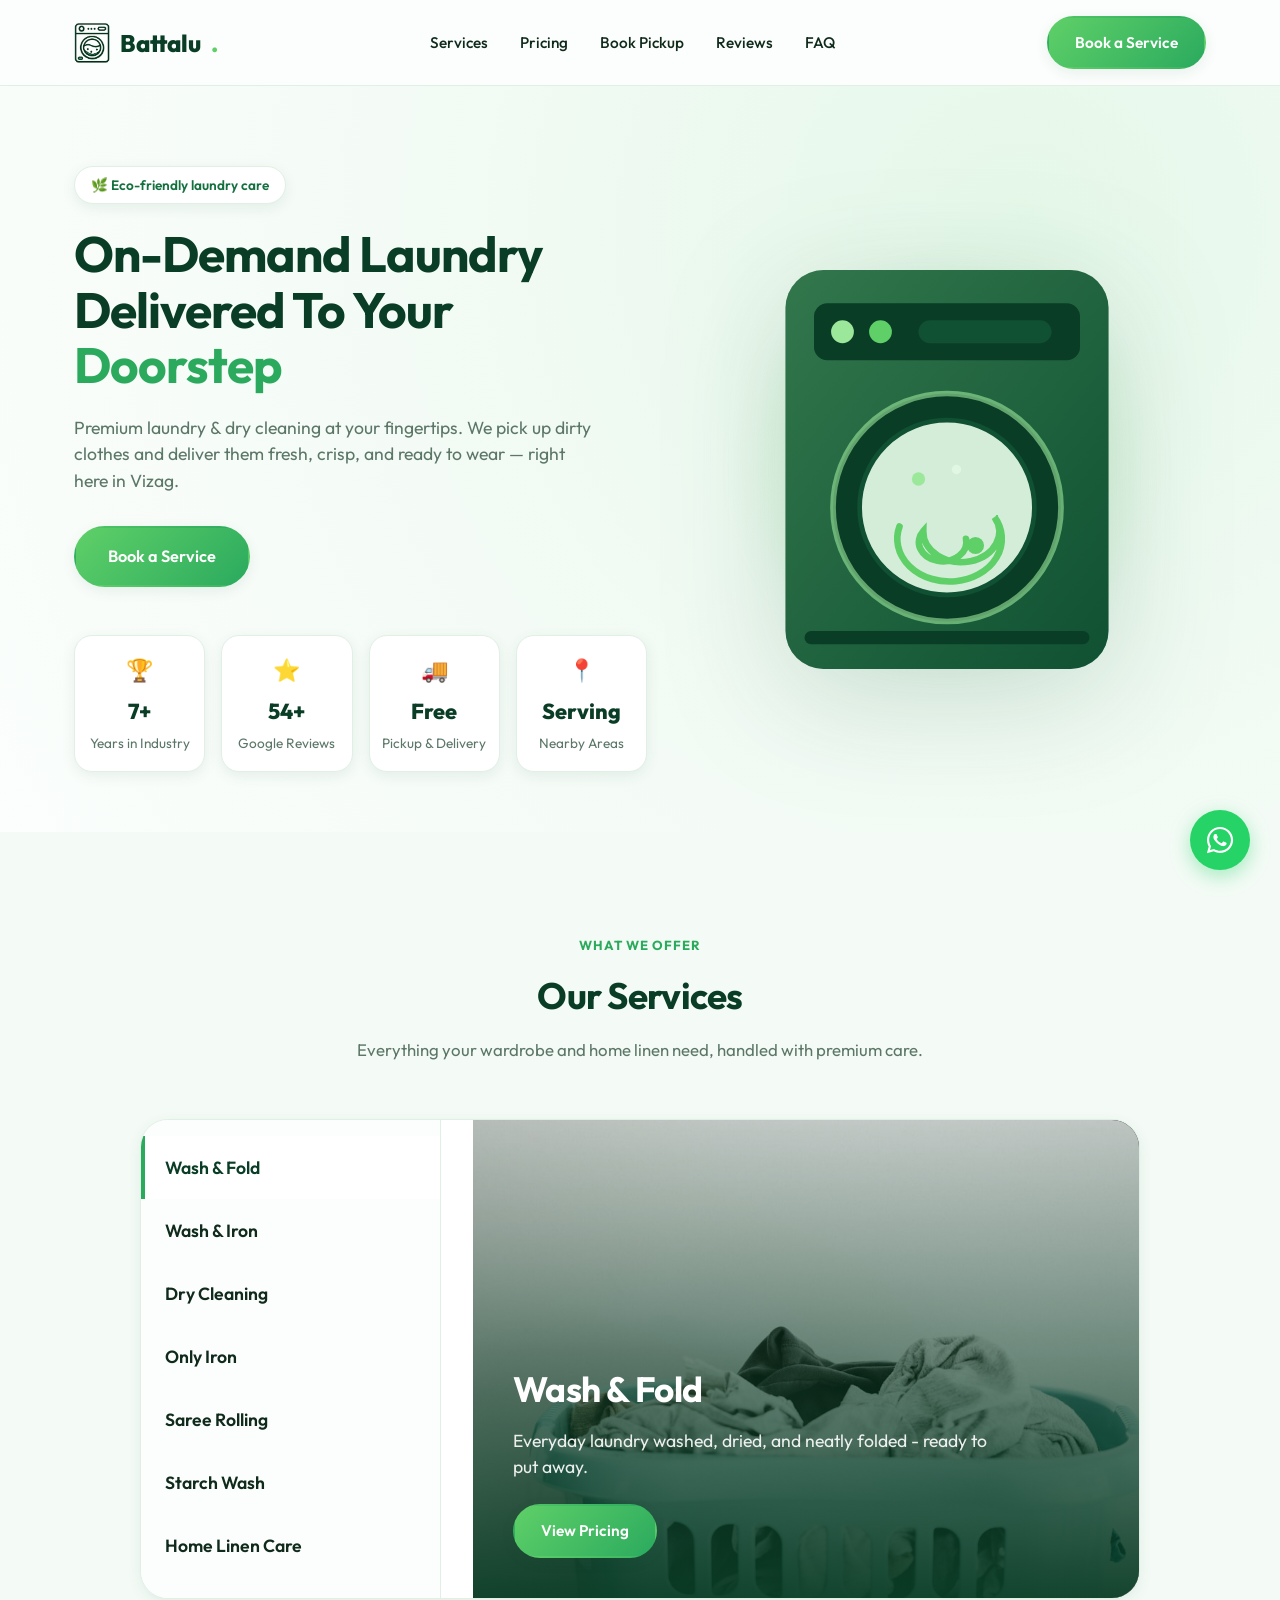
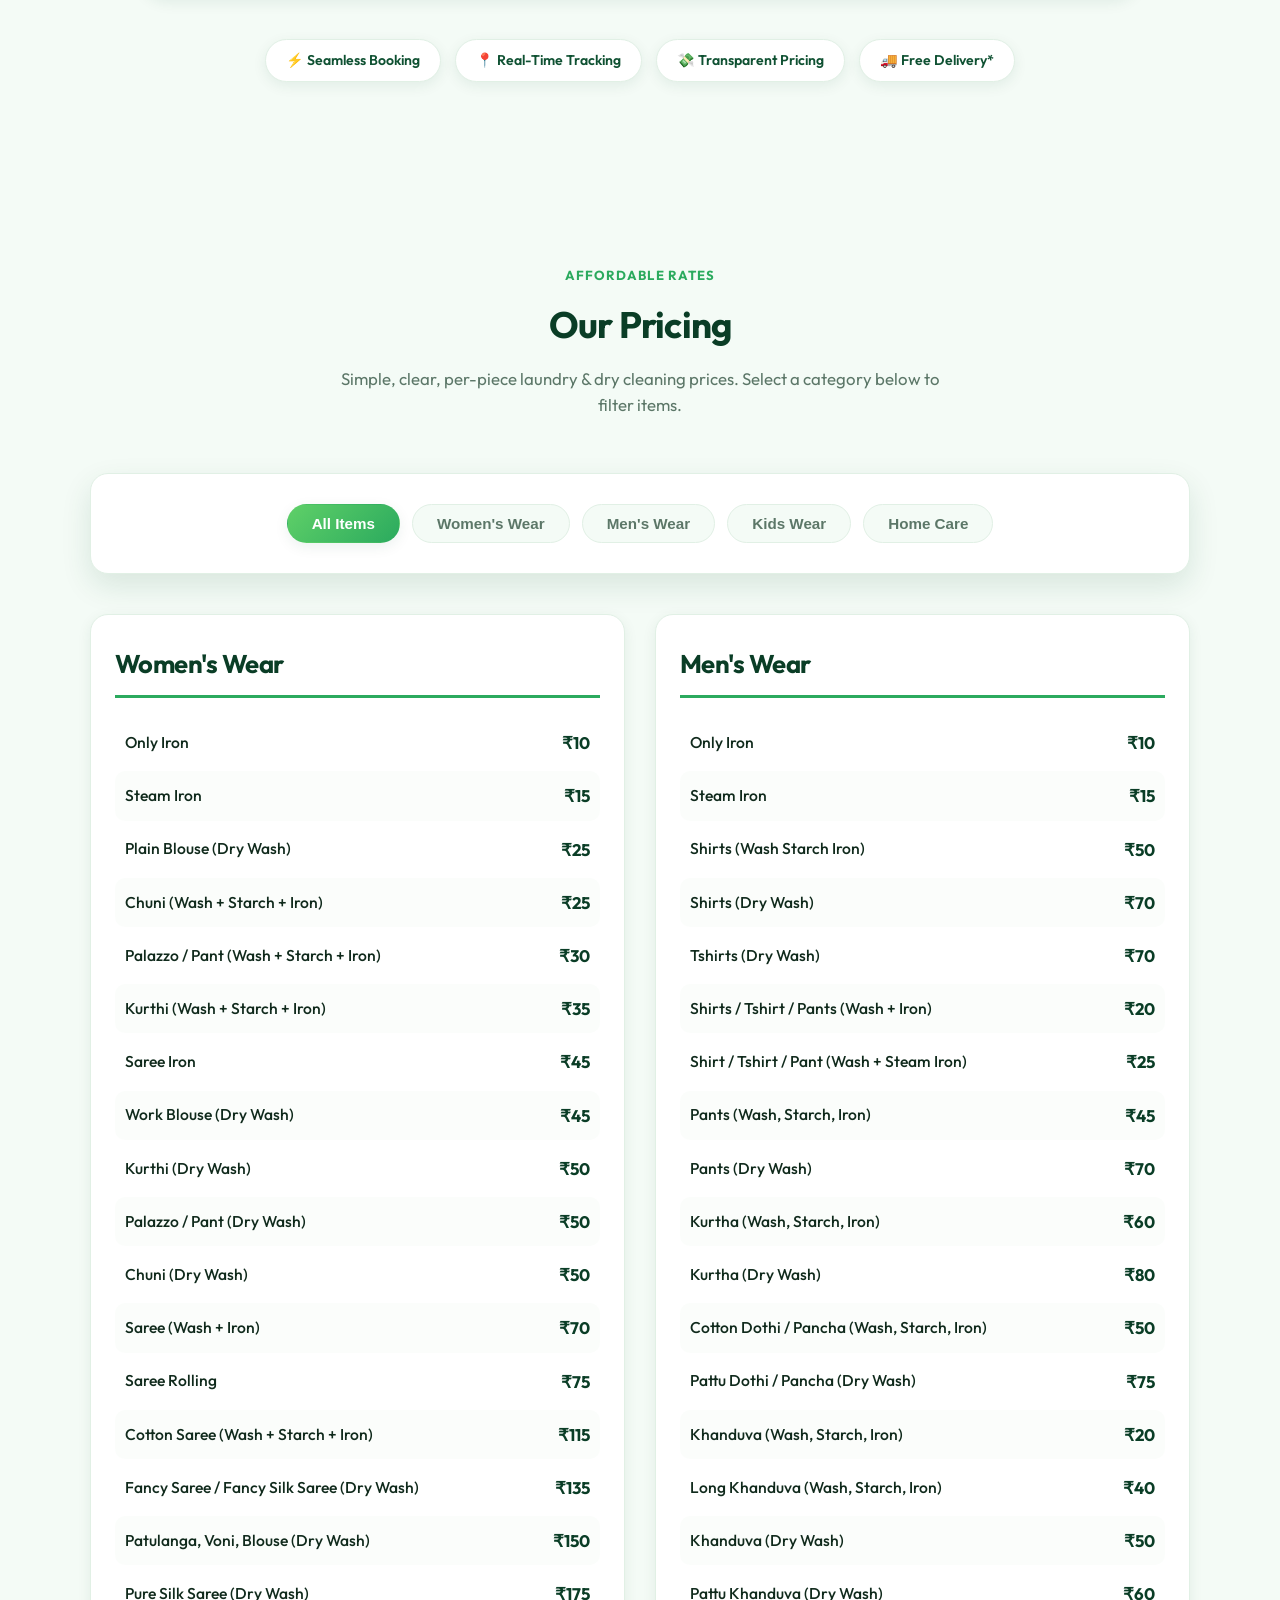
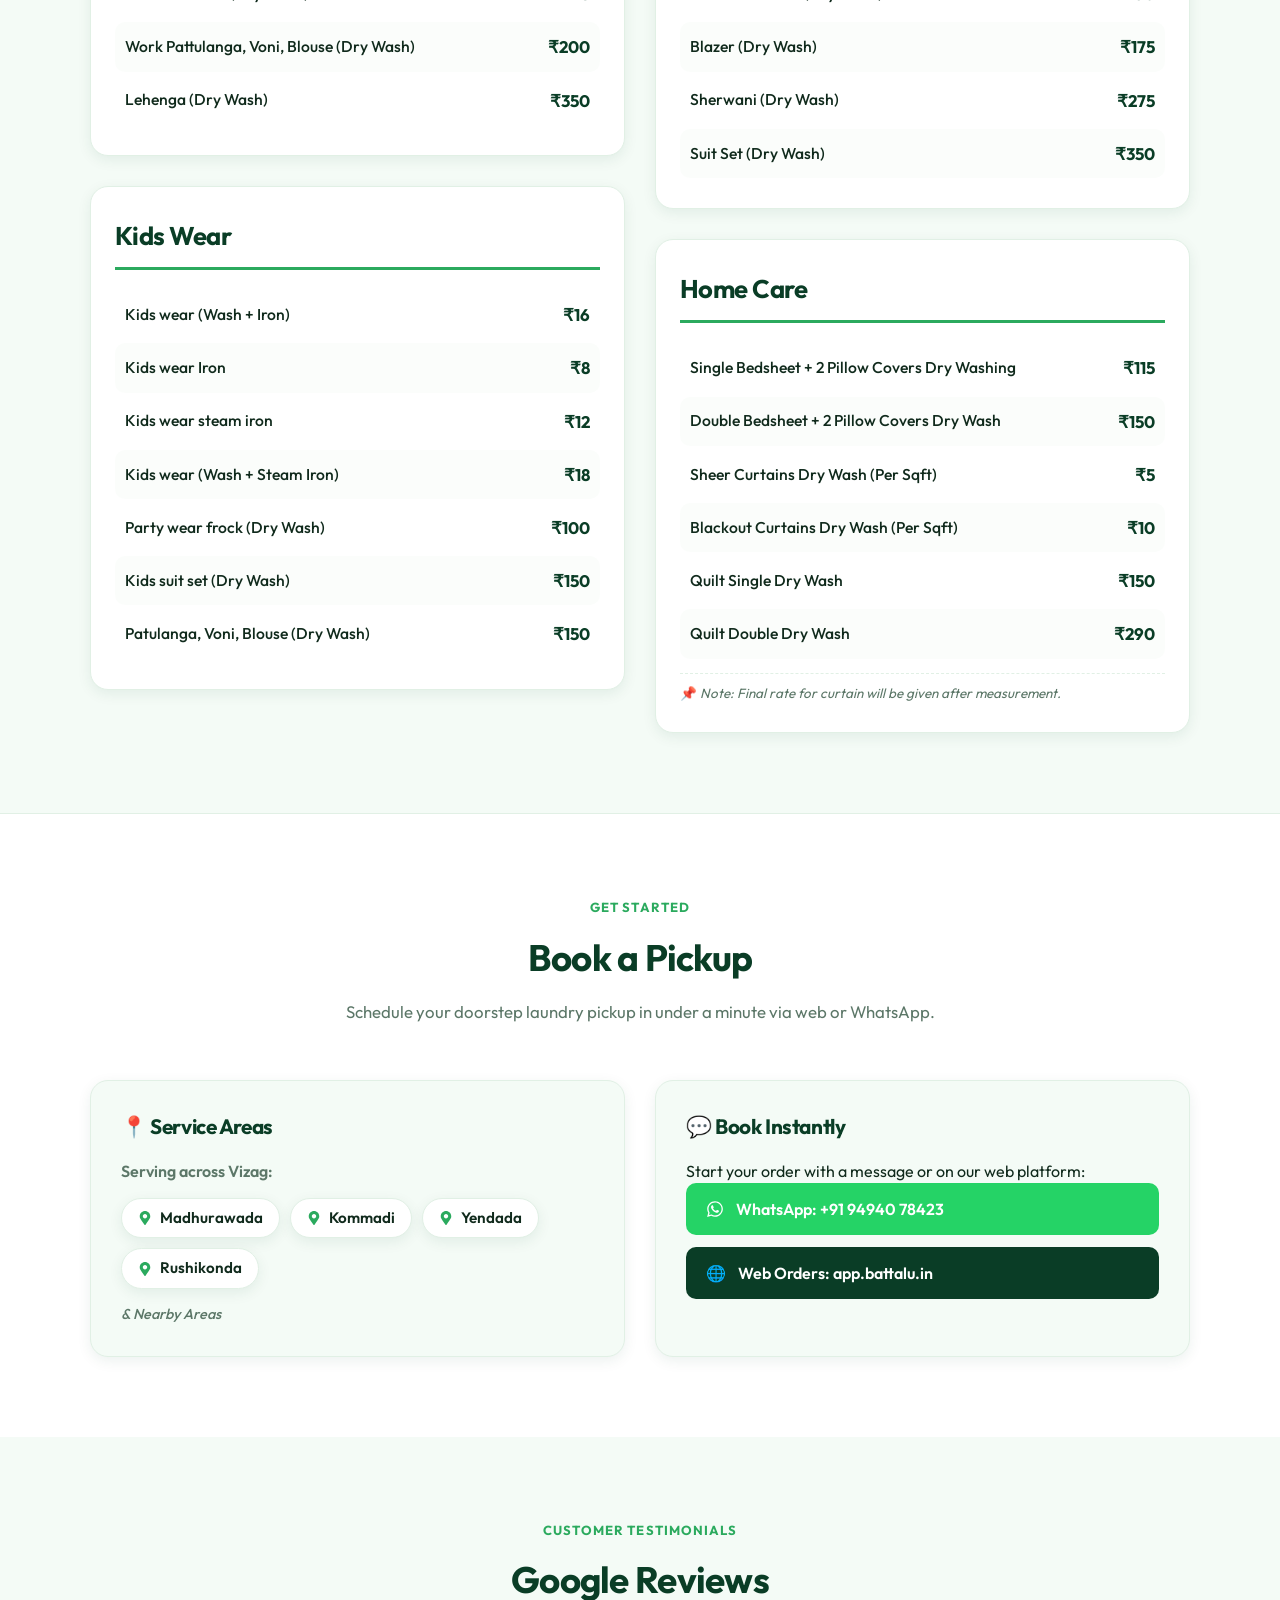
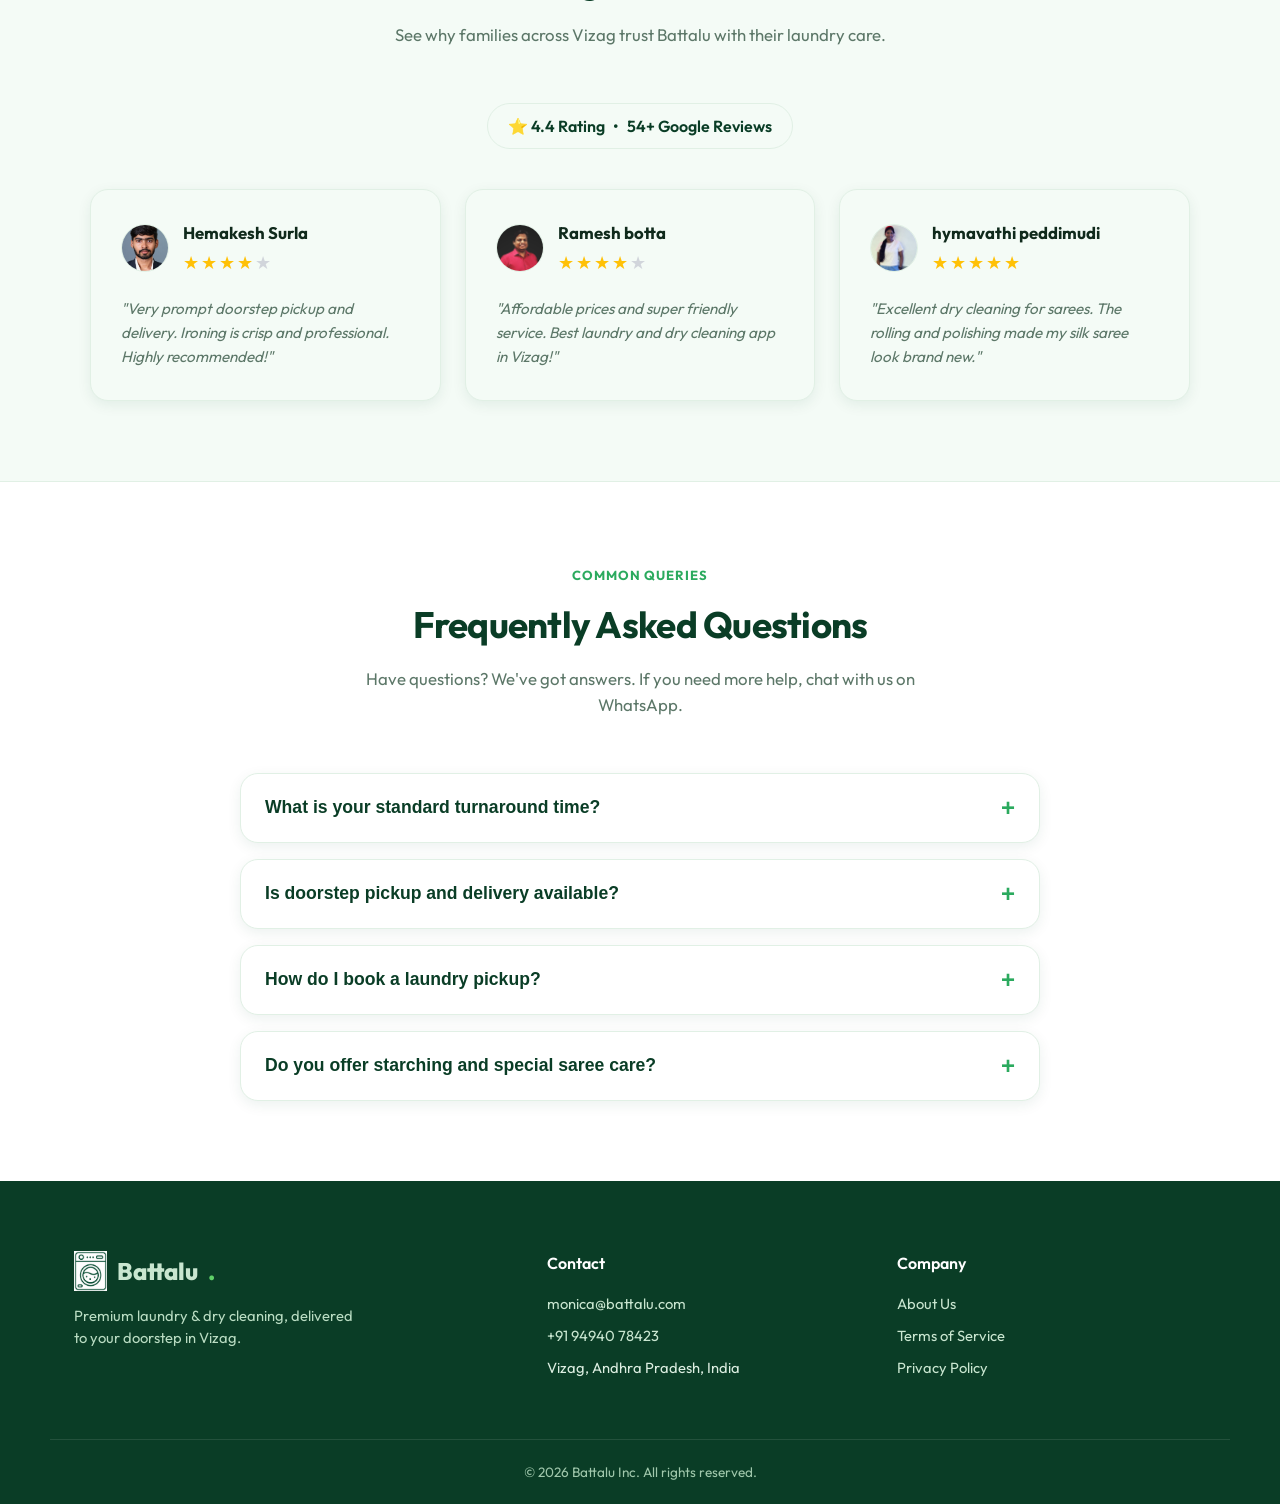
<file: index.html>
<!DOCTYPE html>
<html lang="en">
<head>
<meta charset="UTF-8">
<meta name="viewport" content="width=device-width, initial-scale=1.0">
<title>Battalu — On-Demand Laundry & Dry Cleaning in Vizag</title>
<meta name="description" content="Premium laundry & dry cleaning at your fingertips. We pick up dirty clothes and deliver them fresh, crisp, and ready to wear. Serving Vizag.">

<!-- Google tag (gtag.js) - Google Analytics -->
<script async src="https://www.googletagmanager.com/gtag/js?id=G-1TDZS9NK8E"></script>
<script>
  window.dataLayer = window.dataLayer || [];
  function gtag(){dataLayer.push(arguments);}
  gtag('js', new Date());

  gtag('config', 'G-1TDZS9NK8E');
</script>

<link rel="preconnect" href="https://fonts.googleapis.com">
<link rel="preconnect" href="https://fonts.gstatic.com" crossorigin>
<link href="https://fonts.googleapis.com/css2?family=Outfit:wght@400;500;600;700;800&display=swap" rel="stylesheet">
<link rel="stylesheet" href="style.css?v=1.0.2">
  <link rel="icon" type="image/png" href="assets/favicon.png">
</head>
<body>

<!-- ===== HEADER ===== -->
<header class="site-header" id="header">
  <div class="container header-inner">
    <a href="#" class="logo" style="display: flex; align-items: center; gap: 10px;">
      <img src="assets/battalu_logo.png" alt="Battalu Logo" style="height: 40px; object-fit: contain;">
      Battalu<span class="dot">.</span>
    </a>

    <nav class="nav-links" id="navLinks">
      <a href="#services">Services</a>
      <a href="#pricing">Pricing</a>
      <a href="#booking">Book Pickup</a>
      <a href="#reviews">Reviews</a>
      <a href="#faq">FAQ</a>
    </nav>

    <div class="header-actions">
      <a href="https://app.battalu.in" class="btn btn-primary">Book a Service</a>
    </div>

    <button class="menu-toggle" id="menuToggle" aria-label="Toggle menu">
      <span></span><span></span><span></span>
    </button>
  </div>
</header>

<!-- ===== HERO ===== -->
<section class="hero">
  <div class="container hero-inner">
    <div class="hero-content">
      <span class="badge">🌿 Eco-friendly laundry care</span>
      <h1>On-Demand Laundry <br> Delivered To Your <span class="text-accent">Doorstep</span></h1>
      <p class="hero-sub">Premium laundry & dry cleaning at your fingertips. We pick up dirty clothes and deliver them fresh, crisp, and ready to wear — right here in Vizag.</p>
      <div class="hero-cta">
        <a href="https://app.battalu.in" class="btn btn-primary btn-lg">Book a Service</a>
      </div>

       <div class="hero-trust-grid">

    <div class="trust-card">
        <span class="trust-icon">🏆</span>
        <strong>7+</strong>
        <span>Years in Industry</span>
    </div>

    <div class="trust-card">
        <span class="trust-icon">⭐</span>
        <strong>54+</strong>
        <span>Google Reviews</span>
    </div>

    <div class="trust-card">
        <span class="trust-icon">🚚</span>
        <strong>Free</strong>
        <span>Pickup & Delivery</span>
    </div>

    <div class="trust-card">
        <span class="trust-icon">📍</span>
        <strong>Serving</strong>
        <span>Nearby Areas</span>
    </div>

</div>
    </div>

    <div class="hero-visual">
      <div class="blob"></div>
      <div class="machine-illustration" aria-hidden="true">
        <svg viewBox="0 0 400 460" xmlns="http://www.w3.org/2000/svg">
          <rect x="30" y="20" width="340" height="420" rx="40" fill="#0F5132"/>
          <rect x="30" y="20" width="340" height="420" rx="40" fill="url(#grad1)" opacity="0.25"/>
          <rect x="60" y="55" width="280" height="60" rx="14" fill="#0A3D26"/>
          <circle cx="90" cy="85" r="12" fill="#9CE89B"/>
          <circle cx="130" cy="85" r="12" fill="#5FD068"/>
          <rect x="170" y="73" width="140" height="24" rx="12" fill="#0F5132"/>
          <circle cx="200" cy="270" r="120" fill="#0A3D26"/>
          <circle cx="200" cy="270" r="120" fill="none" stroke="#9CE89B" stroke-width="6" opacity="0.6"/>
          <circle cx="200" cy="270" r="92" fill="#dff7e3" opacity="0.95"/>
          <circle cx="200" cy="270" r="92" fill="none" stroke="#0F5132" stroke-width="5"/>
          <path id="bubble-path" d="M150 290 a55 45 0 1 0 100 -10 a40 32 0 1 1 -75 15 a25 20 0 1 0 45 8" fill="none" stroke="#5FD068" stroke-width="7" stroke-linecap="round"/>
          <circle class="bubble" cx="170" cy="240" r="7" fill="#9CE89B"/>
          <circle class="bubble" cx="230" cy="310" r="9" fill="#5FD068"/>
          <circle class="bubble" cx="210" cy="230" r="5" fill="#dff7e3"/>
          <rect x="50" y="400" width="300" height="14" rx="7" fill="#0A3D26"/>
          <defs>
            <linearGradient id="grad1" x1="0" y1="0" x2="1" y2="1">
              <stop offset="0%" stop-color="#9CE89B"/>
              <stop offset="100%" stop-color="#0F5132"/>
            </linearGradient>
          </defs>
        </svg>
      </div>
    </div>
  </div>
</section>



<!-- ===== SERVICES ===== -->
<section class="services" id="services">
  <div class="container">
    <div class="section-head">
      <span class="eyebrow">What We Offer</span>
      <h2>Our Services</h2>
      <p>Everything your wardrobe and home linen need, handled with premium care.</p>
        
      </div>

            <div class="services-tabs-container">
      <div class="services-sidebar">
        <button class="service-tab active" data-target="tab-wash-fold">Wash & Fold</button>
        <button class="service-tab" data-target="tab-wash-iron">Wash & Iron</button>
        <button class="service-tab" data-target="tab-dry-cleaning">Dry Cleaning</button>
        <button class="service-tab" data-target="tab-only-iron">Only Iron</button>
        <button class="service-tab" data-target="tab-saree-rolling">Saree Rolling</button>
        <button class="service-tab" data-target="tab-starch-wash">Starch Wash</button>
        <button class="service-tab" data-target="tab-home-linen">Home Linen Care</button>
      </div>
      
      <div class="services-content-area">
        <div class="service-panel active" id="tab-wash-fold" style="background-image: linear-gradient(to top, rgba(10,61,38,0.95) 0%, rgba(10,61,38,0.1) 100%), url('assets/wash-fold.jpg');">
          <div class="panel-inner">
            <h3>Wash & Fold</h3>
            <p>Everyday laundry washed, dried, and neatly folded - ready to put away.</p>
            <a href="#pricing" class="btn btn-primary">View Pricing</a>
          </div>
        </div>

        <div class="service-panel" id="tab-wash-iron" style="background-image: linear-gradient(to top, rgba(10,61,38,0.95) 0%, rgba(10,61,38,0.1) 100%), url('assets/wash-iron.jpg');">
          <div class="panel-inner">
            <h3>Wash & Iron</h3>
            <p>Clean clothes pressed crisp and sharp, perfect for work or special occasions.</p>
            <a href="#pricing" class="btn btn-primary">View Pricing</a>
          </div>
        </div>

        <div class="service-panel" id="tab-dry-cleaning" style="background-image: linear-gradient(to top, rgba(10,61,38,0.95) 0%, rgba(10,61,38,0.1) 100%), url('assets/dry-cleaning.jpg');">
          <div class="panel-inner">
            <h3>Dry Cleaning</h3>
            <p>Gentle, professional dry cleaning for your delicate and premium fabrics.</p>
            <a href="#pricing" class="btn btn-primary">View Pricing</a>
          </div>
        </div>

        <div class="service-panel" id="tab-only-iron" style="background-image: linear-gradient(to top, rgba(10,61,38,0.95) 0%, rgba(10,61,38,0.1) 100%), url('assets/only-iron.jpg');">
          <div class="panel-inner">
            <h3>Only Iron</h3>
            <p>Perfectly pressed and ironed clothes, removing all wrinkles for a sharp look.</p>
            <a href="#pricing" class="btn btn-primary">View Pricing</a>
          </div>
        </div>

        <div class="service-panel" id="tab-saree-rolling" style="background-image: linear-gradient(to top, rgba(10,61,38,0.95) 0%, rgba(10,61,38,0.1) 100%), url('assets/saree-rolling.jpg');">
          <div class="panel-inner">
            <h3>Saree Rolling</h3>
            <p>Professional rolling and polishing to keep your sarees crisp and elegant.</p>
            <a href="#pricing" class="btn btn-primary">View Pricing</a>
          </div>
        </div>

        <div class="service-panel" id="tab-starch-wash" style="background-image: linear-gradient(to top, rgba(10,61,38,0.95) 0%, rgba(10,61,38,0.1) 100%), url('assets/starch-wash.jpg');">
          <div class="panel-inner">
            <h3>Starch Wash</h3>
            <p>Crisp starching for cottons and linens, giving your clothes that perfect stiffness.</p>
            <a href="#pricing" class="btn btn-primary">View Pricing</a>
          </div>
        </div>

        <div class="service-panel" id="tab-home-linen" style="background-image: linear-gradient(to top, rgba(10,61,38,0.95) 0%, rgba(10,61,38,0.1) 100%), url('assets/home-linen.jpg');">
          <div class="panel-inner">
            <h3>Home Linen Care</h3>
            <p>Bedsheets, curtains, and towels - deep cleaned and delivered fresh.</p>
            <a href="#pricing" class="btn btn-primary">View Pricing</a>
          </div>
        </div>
      </div>
    </div>

    <div class="services-footer">
      <div class="feature-pill">⚡ Seamless Booking</div>
      <div class="feature-pill">📍 Real-Time Tracking</div>
      <div class="feature-pill">💸 Transparent Pricing</div>
      <div class="feature-pill">🚚 Free Delivery*</div>
    </div>
  </div>
</section>

  <!-- ===== PRICES SECTION ===== -->
  <section class="pricing-section" id="pricing">
    <div class="container">
      <div class="section-head animate-reveal">
        <span class="eyebrow">Affordable Rates</span>
        <h2>Our Pricing</h2>
        <p>Simple, clear, per-piece laundry & dry cleaning prices. Select a category below to filter items.</p>
      </div>

      <!-- Filter controls -->
      <div class="pricing-controls">
        <div class="pricing-tabs">
          <button class="pricing-tab-btn active" data-category="all">All Items</button>
          <button class="pricing-tab-btn" data-category="womens">Women's Wear</button>
          <button class="pricing-tab-btn" data-category="mens">Men's Wear</button>
          <button class="pricing-tab-btn" data-category="kids">Kids Wear</button>
          <button class="pricing-tab-btn" data-category="home">Home Care</button>
        </div>
      </div>

      <!-- Pricing Lists Grid -->
      <div class="detailed-pricing-grid" id="pricingGrid">
        <!-- Left Column: Women's Wear & Kids Wear -->
        <div class="pricing-category-column" id="leftPricingCol">
          <!-- Women's Wear Card -->
          <div class="pricing-card-detailed" data-category="womens">
            <div class="category-header">
              <h2>Women's Wear</h2>
            </div>
            <div class="pricing-items-list">
              <!-- Items are auto-generated from prices.js -->
            </div>
          </div>

          <!-- Kids Wear Card -->
          <div class="pricing-card-detailed" data-category="kids">
            <div class="category-header">
              <h2>Kids Wear</h2>
            </div>
            <div class="pricing-items-list">
              <!-- Items are auto-generated from prices.js -->
            </div>
          </div>
        </div>

        <!-- Right Column: Men's Wear & Home Care -->
        <div class="pricing-category-column" id="rightPricingCol">
          <!-- Men's Wear Card -->
          <div class="pricing-card-detailed" data-category="mens">
            <div class="category-header">
              <h2>Men's Wear</h2>
            </div>
            <div class="pricing-items-list">
              <!-- Items are auto-generated from prices.js -->
            </div>
          </div>

          <!-- Home Care Card -->
          <div class="pricing-card-detailed" data-category="home">
            <div class="category-header">
              <h2>Home Care</h2>
            </div>
            <div class="pricing-items-list">
              <!-- Items are auto-generated from prices.js -->
            </div>
            <div class="pricing-card-footnote" style="margin-top: 14px; padding-top: 10px; border-top: 1px dashed var(--border-soft); font-size: 0.84rem; color: var(--text-muted); line-height: 1.4;">
              📌 <em>Note: Final rate for curtain will be given after measurement.</em>
            </div>
          </div>
        </div>
      </div>
    </div>
  </section>

  <!-- ===== BOOKING SECTION ===== -->
  <section class="booking-section" id="booking">
    <div class="container">
      <div class="section-head animate-reveal">
        <span class="eyebrow">Get Started</span>
        <h2>Book a Pickup</h2>
        <p>Schedule your doorstep laundry pickup in under a minute via web or WhatsApp.</p>
      </div>

      <div class="booking-grid">
        <!-- Left Column: Service Areas -->
        <div class="info-card service-areas-card">
          <h3>📍 Service Areas</h3>
          <p class="service-subtitle">Serving across Vizag:</p>
          <div class="area-chips">
            <div class="area-chip">
              <svg class="loc-pin" xmlns="http://www.w3.org/2000/svg" viewBox="0 0 384 512" width="14" height="14" fill="var(--green-500)">
                <path d="M172.268 501.67C26.97 291.031 0 269.413 0 192 0 85.961 85.961 0 192 0s192 85.961 192 192c0 77.413-26.97 99.031-172.268 309.67-9.535 13.774-29.93 13.773-39.464 0zM192 272c44.183 0 80-35.817 80-80s-35.817-80-80-80-80 35.817-80 80 35.817 80 80 80z"/>
              </svg>
              Madhurawada
            </div>
            <div class="area-chip">
              <svg class="loc-pin" xmlns="http://www.w3.org/2000/svg" viewBox="0 0 384 512" width="14" height="14" fill="var(--green-500)">
                <path d="M172.268 501.67C26.97 291.031 0 269.413 0 192 0 85.961 85.961 0 192 0s192 85.961 192 192c0 77.413-26.97 99.031-172.268 309.67-9.535 13.774-29.93 13.773-39.464 0zM192 272c44.183 0 80-35.817 80-80s-35.817-80-80-80-80 35.817-80 80 35.817 80 80 80z"/>
              </svg>
              Kommadi
            </div>
            <div class="area-chip">
              <svg class="loc-pin" xmlns="http://www.w3.org/2000/svg" viewBox="0 0 384 512" width="14" height="14" fill="var(--green-500)">
                <path d="M172.268 501.67C26.97 291.031 0 269.413 0 192 0 85.961 85.961 0 192 0s192 85.961 192 192c0 77.413-26.97 99.031-172.268 309.67-9.535 13.774-29.93 13.773-39.464 0zM192 272c44.183 0 80-35.817 80-80s-35.817-80-80-80-80 35.817-80 80 35.817 80 80 80z"/>
              </svg>
              Yendada
            </div>
            <div class="area-chip">
              <svg class="loc-pin" xmlns="http://www.w3.org/2000/svg" viewBox="0 0 384 512" width="14" height="14" fill="var(--green-500)">
                <path d="M172.268 501.67C26.97 291.031 0 269.413 0 192 0 85.961 85.961 0 192 0s192 85.961 192 192c0 77.413-26.97 99.031-172.268 309.67-9.535 13.774-29.93 13.773-39.464 0zM192 272c44.183 0 80-35.817 80-80s-35.817-80-80-80-80 35.817-80 80 35.817 80 80 80z"/>
              </svg>
              Rushikonda
            </div>
          </div>
          <span class="nearby-text">& Nearby Areas</span>
        </div>
        
        <!-- Right Column: Book Instantly -->
        <div class="info-card contact-card">
          <h3>💬 Book Instantly</h3>
          <p>Start your order with a message or on our web platform:</p>
          <div class="contact-links">
            <a href="https://wa.me/919494078423" class="contact-btn whatsapp" target="_blank" rel="noopener">
              <svg xmlns="http://www.w3.org/2000/svg" viewBox="0 0 448 512" width="18" height="18" fill="currentColor" style="flex-shrink: 0;">
                <path d="M380.9 97.1C339 55.1 283.2 32 223.9 32c-122.4 0-222 99.6-222 222 0 39.1 10.2 77.3 29.6 111L0 480l117.7-30.9c32.4 17.7 68.9 27 106.1 27h.1c122.3 0 224.1-99.6 224.1-222 0-59.3-25.2-115-67.1-157zm-157 341.6c-33.2 0-65.7-8.9-94-25.7l-6.7-4-69.8 18.3L72 359.2l-4.4-7c-18.5-29.4-28.2-63.3-28.2-98.2 0-101.7 82.8-184.5 184.6-184.5 49.3 0 95.6 19.2 130.4 54.1 34.8 34.9 56.2 81.2 56.1 130.5 0 101.8-84.9 184.6-186.6 184.6zm101.2-138.2c-5.5-2.8-32.8-16.2-37.9-18-5.1-1.9-8.8-2.8-12.5 2.8-3.7 5.6-14.3 18-17.6 21.8-3.2 3.7-6.5 4.2-12 1.4-32.6-16.3-54-29.1-75.5-66-5.7-9.8 5.7-9.1 16.3-30.3 1.8-3.7 .9-6.9-.5-9.7-1.4-2.8-12.5-30.1-17.1-41.2-4.5-10.8-9.1-9.3-12.5-9.5-3.2-.2-6.9-.2-10.6-.2-3.7 0-9.7 1.4-14.8 6.9-5.1 5.6-19.4 19-19.4 46.3 0 27.3 19.9 53.7 22.6 57.4 2.8 3.7 39.1 59.7 94.8 83.8 35.2 15.2 49 16.5 66.6 13.9 10.7-1.6 32.8-13.4 37.4-26.4 4.6-13 4.6-24.1 3.2-26.4-1.3-2.5-5-3.9-10.5-6.6z"/>
              </svg>
              WhatsApp: +91 94940 78423
            </a>
            <a href="https://app.battalu.in" class="contact-btn web-app" target="_blank" rel="noopener">
              <span class="btn-icon">🌐</span> Web Orders: app.battalu.in
            </a>
          </div>
        </div>
      </div>
    </div>
  </section>

  <!-- ===== GOOGLE REVIEWS SECTION ===== -->
  <section class="reviews-section" id="reviews">
    <div class="container">
      <div class="section-head animate-reveal">
        <span class="eyebrow">Customer Testimonials</span>
        <h2>Google Reviews</h2>
        <p>See why families across Vizag trust Battalu with their laundry care.</p>
      </div>

      <div class="reviews-badge-container">
        <div class="reviews-badge">
          <span>⭐ 4.4 Rating</span>
          <span>•</span>
          <span>54+ Google Reviews</span>
        </div>
      </div>

      <div class="reviews-grid">
        <div class="review-card">
          <div class="review-header">
            <div class="reviewer-info">
              <div class="reviewer-avatar-container">
                <img src="assets/Hemakesh.jpg" alt="Hemakesh Surla avatar" class="reviewer-avatar" draggable="false" oncontextmenu="return false;">
                <div class="avatar-overlay"></div>
              </div>
              <div class="reviewer-meta">
                <span class="reviewer-name">Hemakesh Surla</span>
                <span class="review-stars" aria-label="4 out of 5 stars">★★★★<span class="star-empty">★</span></span>
              </div>
            </div>
          </div>
          <p class="review-text">"Very prompt doorstep pickup and delivery. Ironing is crisp and professional. Highly recommended!"</p>
        </div>
        <div class="review-card">
          <div class="review-header">
            <div class="reviewer-info">
              <div class="reviewer-avatar-container">
                <img src="assets/Ramesh.jpg" alt="Ramesh botta avatar" class="reviewer-avatar" draggable="false" oncontextmenu="return false;">
                <div class="avatar-overlay"></div>
              </div>
              <div class="reviewer-meta">
                <span class="reviewer-name">Ramesh botta</span>
                <span class="review-stars" aria-label="4 out of 5 stars">★★★★<span class="star-empty">★</span></span>
              </div>
            </div>
          </div>
          <p class="review-text">"Affordable prices and super friendly service. Best laundry and dry cleaning app in Vizag!"</p>
        </div>
        <div class="review-card">
          <div class="review-header">
            <div class="reviewer-info">
              <div class="reviewer-avatar-container">
                <img src="assets/Hyma.jpg" alt="hymavathi peddimudi avatar" class="reviewer-avatar" draggable="false" oncontextmenu="return false;">
                <div class="avatar-overlay"></div>
              </div>
              <div class="reviewer-meta">
                <span class="reviewer-name">hymavathi peddimudi</span>
                <span class="review-stars" aria-label="5 out of 5 stars">★★★★★</span>
              </div>
            </div>
          </div>
          <p class="review-text">"Excellent dry cleaning for sarees. The rolling and polishing made my silk saree look brand new."</p>
        </div>
      </div>
    </div>
  </section>

  <!-- ===== FAQ SECTION ===== -->
  <section class="faq-section" id="faq">
    <div class="container">
      <div class="section-head animate-reveal">
        <span class="eyebrow">Common Queries</span>
        <h2>Frequently Asked Questions</h2>
        <p>Have questions? We've got answers. If you need more help, chat with us on WhatsApp.</p>
      </div>

      <div class="faq-container">
        <div class="faq-item">
          <button class="faq-question">What is your standard turnaround time?</button>
          <div class="faq-answer">
            <p>Our standard turnaround time is 24 to 48 hours to ensure your clothes receive the highest quality wash, iron, and care.</p>
          </div>
        </div>
        <div class="faq-item">
          <button class="faq-question">Is doorstep pickup and delivery available?</button>
          <div class="faq-answer">
            <p>Yes, doorstep pickup and delivery is available across all our service areas (Madhurawada, Kommadi, Yendada, Rushikonda, and nearby areas).</p>
          </div>
        </div>
        <div class="faq-item">
          <button class="faq-question">How do I book a laundry pickup?</button>
          <div class="faq-answer">
            <p>You can book in under a minute directly via our web platform (battalu.in) by clicking the 'Book a Service' button, or simply chat with us directly via WhatsApp!</p>
          </div>
        </div>
        <div class="faq-item">
          <button class="faq-question">Do you offer starching and special saree care?</button>
          <div class="faq-answer">
            <p>Yes! We specialize in cotton care and saree care, including Saree Rolling and Cotton Saree Wash + Starch + Rolling, as well as premium dry washing and steam ironing.</p>
          </div>
        </div>
      </div>
    </div>
  </section>

  <!-- ===== FLOATING WHATSAPP BUTTON ===== -->
  <a href="https://wa.me/919494078423" class="whatsapp-float" target="_blank" rel="noopener" aria-label="Order on WhatsApp">
    <svg xmlns="http://www.w3.org/2000/svg" viewBox="0 0 448 512" width="30" height="30" fill="currentColor">
      <path d="M380.9 97.1C339 55.1 283.2 32 223.9 32c-122.4 0-222 99.6-222 222 0 39.1 10.2 77.3 29.6 111L0 480l117.7-30.9c32.4 17.7 68.9 27 106.1 27h.1c122.3 0 224.1-99.6 224.1-222 0-59.3-25.2-115-67.1-157zm-157 341.6c-33.2 0-65.7-8.9-94-25.7l-6.7-4-69.8 18.3L72 359.2l-4.4-7c-18.5-29.4-28.2-63.3-28.2-98.2 0-101.7 82.8-184.5 184.6-184.5 49.3 0 95.6 19.2 130.4 54.1 34.8 34.9 56.2 81.2 56.1 130.5 0 101.8-84.9 184.6-186.6 184.6zm101.2-138.2c-5.5-2.8-32.8-16.2-37.9-18-5.1-1.9-8.8-2.8-12.5 2.8-3.7 5.6-14.3 18-17.6 21.8-3.2 3.7-6.5 4.2-12 1.4-32.6-16.3-54-29.1-75.5-66-5.7-9.8 5.7-9.1 16.3-30.3 1.8-3.7 .9-6.9-.5-9.7-1.4-2.8-12.5-30.1-17.1-41.2-4.5-10.8-9.1-9.3-12.5-9.5-3.2-.2-6.9-.2-10.6-.2-3.7 0-9.7 1.4-14.8 6.9-5.1 5.6-19.4 19-19.4 46.3 0 27.3 19.9 53.7 22.6 57.4 2.8 3.7 39.1 59.7 94.8 83.8 35.2 15.2 49 16.5 66.6 13.9 10.7-1.6 32.8-13.4 37.4-26.4 4.6-13 4.6-24.1 3.2-26.4-1.3-2.5-5-3.9-10.5-6.6z"/>
    </svg>
  </a>
</main>

<!-- ===== FOOTER ===== -->
<footer class="site-footer" id="footer">
  <div class="container footer-inner">
    <div class="footer-col footer-brand">
      <a href="#" class="logo logo-light" style="display: flex; align-items: center; gap: 10px;"> <img src="assets/logo_bg.png" alt="Battalu Logo" style="height: 40px; object-fit: contain;">
        Battalu<span class="dot">.</span>
      </a>
      <p>Premium laundry & dry cleaning, delivered to your doorstep in Vizag.</p>
    </div>

    <div class="footer-col">
      <h4>Contact</h4>
      <p><a href="mailto:monica@battalu.com">monica@battalu.com</a></p>
      <p><a href="https://wa.me/919494078423" target="_blank" rel="noopener">+91 94940 78423</a></p>
      <p>Vizag, Andhra Pradesh, India</p>
    </div>

    <div class="footer-col">
      <h4>Company</h4>
      <p><a href="about.html">About Us</a></p>
      <p><a href="terms.html">Terms of Service</a></p>
      <p><a href="privacy-policy.html">Privacy Policy</a></p>
    </div>
  </div>

  <div class="footer-bottom">
    <div class="container">
      <p>&copy; 2026 Battalu Inc. All rights reserved.</p>
    </div>
  </div>
</footer>

<script src="prices.js"></script>
<script src="script.js"></script>
<script>
  document.addEventListener('DOMContentLoaded', () => {
    // Pricing Tabs Category Toggling
    const tabs = document.querySelectorAll('.pricing-tab-btn');
    const categories = document.querySelectorAll('.pricing-card-detailed');

    function filterItems(currentCategory) {
      categories.forEach(cat => {
        const catName = cat.getAttribute('data-category');
        if (currentCategory === 'all' || currentCategory === catName) {
          cat.style.display = 'block';
        } else {
          cat.style.display = 'none';
        }
      });
    }

    tabs.forEach(tab => {
      tab.addEventListener('click', () => {
        tabs.forEach(t => t.classList.remove('active'));
        tab.classList.add('active');
        const currentCategory = tab.getAttribute('data-category');
        filterItems(currentCategory);
      });
    });

    // FAQ Accordion Toggling
    const faqQuestions = document.querySelectorAll('.faq-question');
    faqQuestions.forEach(q => {
      q.addEventListener('click', () => {
        const faqItem = q.parentElement;
        faqItem.classList.toggle('active');
      });
    });
  });
</script>
</body>
</html>
</file>
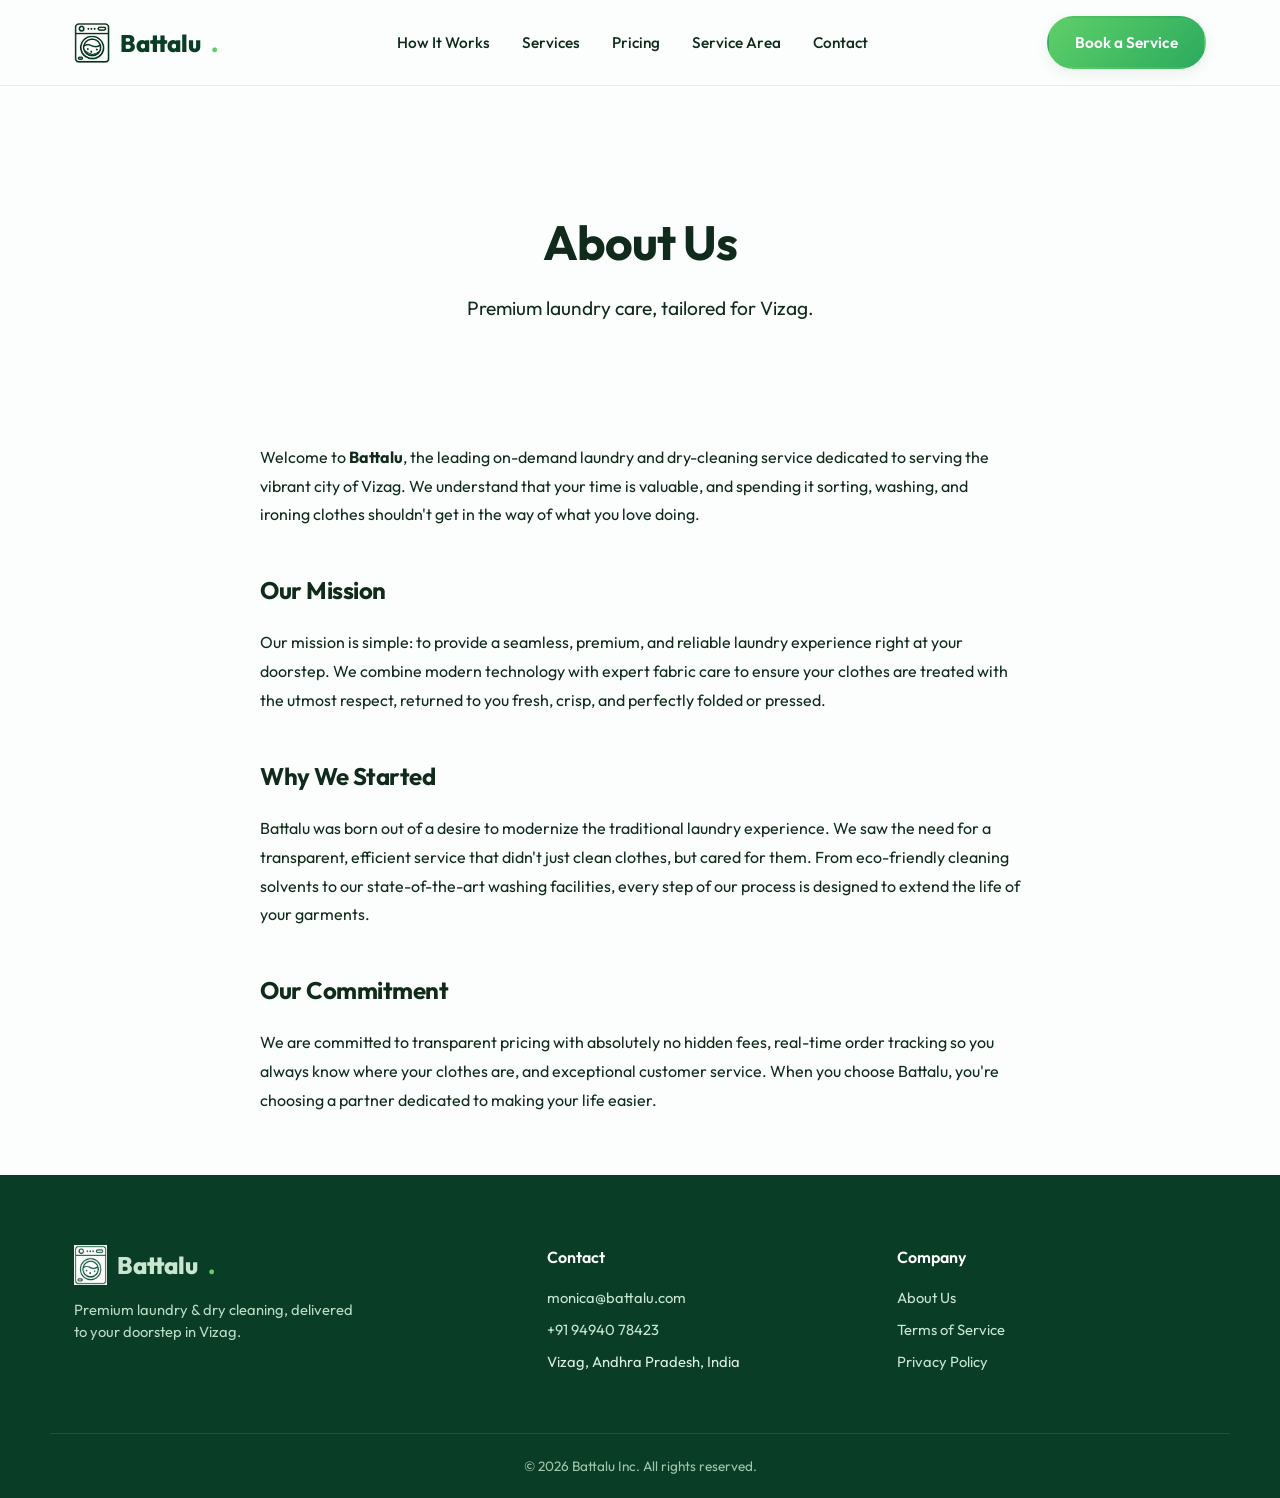
<file: about.html>
<!DOCTYPE html>
<html lang="en">
<head>
<meta charset="UTF-8">
<meta name="viewport" content="width=device-width, initial-scale=1.0">
<title>About Us - Battalu</title>
<meta name="description" content="Learn more about Battalu, your premium on-demand laundry & dry cleaning service in Vizag.">
<link rel="preconnect" href="https://fonts.googleapis.com">
<link rel="preconnect" href="https://fonts.gstatic.com" crossorigin>
<link href="https://fonts.googleapis.com/css2?family=Outfit:wght@400;500;600;700;800&display=swap" rel="stylesheet">
<link rel="stylesheet" href="style.css">
<style>
  .page-header {
    background-color: var(--primary-color);
    color: var(--white);
    padding: 120px 20px 60px;
    text-align: center;
  }
  .page-header h1 {
    font-size: 3rem;
    margin-bottom: 16px;
    color: var(--white);
  }
  .page-header p {
    color: var(--accent-color);
    font-size: 1.2rem;
  }
  .page-content {
    max-width: 800px;
    margin: 60px auto;
    padding: 0 20px;
    line-height: 1.8;
    color: var(--text-color);
  }
  .page-content h2 {
    margin-top: 40px;
    margin-bottom: 16px;
    color: var(--primary-color);
  }
  .page-content p {
    margin-bottom: 24px;
  }
</style>
  <link rel="icon" type="image/png" href="assets/favicon.png">
</head>
<body>

<!-- ===== HEADER ===== -->
<header class="site-header" id="header">
  <div class="container header-inner">
    <a href="/" class="logo" style="display: flex; align-items: center; gap: 10px;">
      <img src="assets/battalu_logo.png" alt="Battalu Logo" style="height: 40px; object-fit: contain;">
      Battalu<span class="dot">.</span>
    </a>

    <nav class="nav-links" id="navLinks">
      <a href="index.html#how-it-works">How It Works</a>
      <a href="index.html#services">Services</a> <a href="pricing">Pricing</a>
      <a href="index.html#service-area">Service Area</a>
      <a href="index.html#footer">Contact</a>
    </nav>

    <div class="header-actions">
      <a href="https://app.battalu.in" class="btn btn-primary">Book a Service</a>
    </div>

    <button class="menu-toggle" id="menuToggle" aria-label="Toggle menu">
      <span></span><span></span><span></span>
    </button>
  </div>
</header>

<main>
  <section class="page-header">
    <div class="container">
      <h1>About Us</h1>
      <p>Premium laundry care, tailored for Vizag.</p>
    </div>
  </section>

  <section class="page-content">
    <p>Welcome to <strong>Battalu</strong>, the leading on-demand laundry and dry-cleaning service dedicated to serving the vibrant city of Vizag. We understand that your time is valuable, and spending it sorting, washing, and ironing clothes shouldn't get in the way of what you love doing.</p>
    
    <h2>Our Mission</h2>
    <p>Our mission is simple: to provide a seamless, premium, and reliable laundry experience right at your doorstep. We combine modern technology with expert fabric care to ensure your clothes are treated with the utmost respect, returned to you fresh, crisp, and perfectly folded or pressed.</p>
    
    <h2>Why We Started</h2>
    <p>Battalu was born out of a desire to modernize the traditional laundry experience. We saw the need for a transparent, efficient service that didn't just clean clothes, but cared for them. From eco-friendly cleaning solvents to our state-of-the-art washing facilities, every step of our process is designed to extend the life of your garments.</p>
    
    <h2>Our Commitment</h2>
    <p>We are committed to transparent pricing with absolutely no hidden fees, real-time order tracking so you always know where your clothes are, and exceptional customer service. When you choose Battalu, you're choosing a partner dedicated to making your life easier.</p>
  </section>
</main>

<!-- ===== FOOTER ===== -->
<footer class="site-footer" id="footer">
  <div class="container footer-inner">
    <div class="footer-col footer-brand">
      <a href="/" class="logo logo-light" style="display: flex; align-items: center; gap: 10px;"> <img src="assets/logo_bg.png" alt="Battalu Logo" style="height: 40px; object-fit: contain;">
        Battalu<span class="dot">.</span>
      </a>
      <p>Premium laundry & dry cleaning, delivered to your doorstep in Vizag.</p>
    </div>

    <div class="footer-col">
      <h4>Contact</h4>
      <p><a href="mailto:monica@battalu.com">monica@battalu.com</a></p>
      <p><a href="https://wa.me/919494078423" target="_blank" rel="noopener">+91 94940 78423</a></p>
      <p>Vizag, Andhra Pradesh, India</p>
    </div>

    <div class="footer-col">
      <h4>Company</h4>
      <p><a href="about.html">About Us</a></p>
      <p><a href="terms.html">Terms of Service</a></p>
      <p><a href="privacy-policy.html">Privacy Policy</a></p>
    </div>
  </div>

  <div class="footer-bottom">
    <div class="container">
      <p>&copy; 2026 Battalu Inc. All rights reserved.</p>
    </div>
  </div>
</footer>

<script src="script.js"></script>
</body>
</html>
</file>
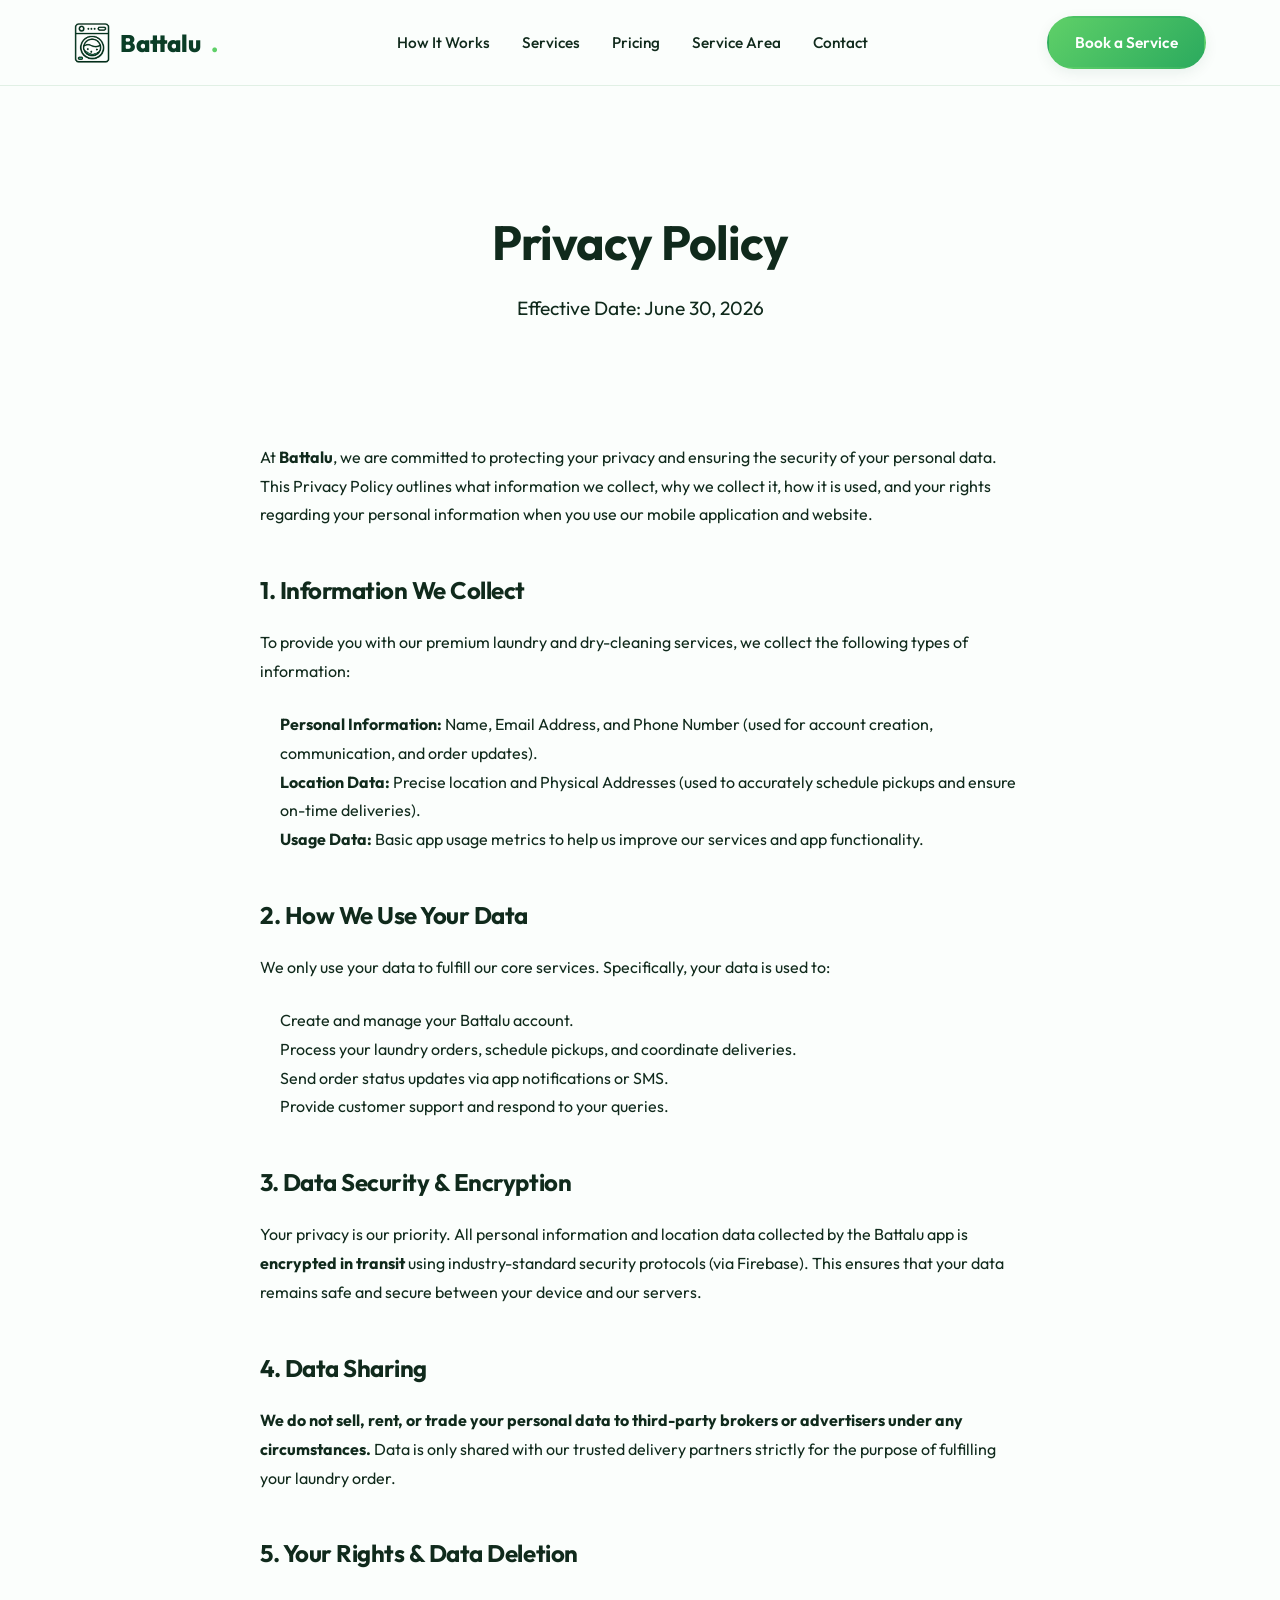
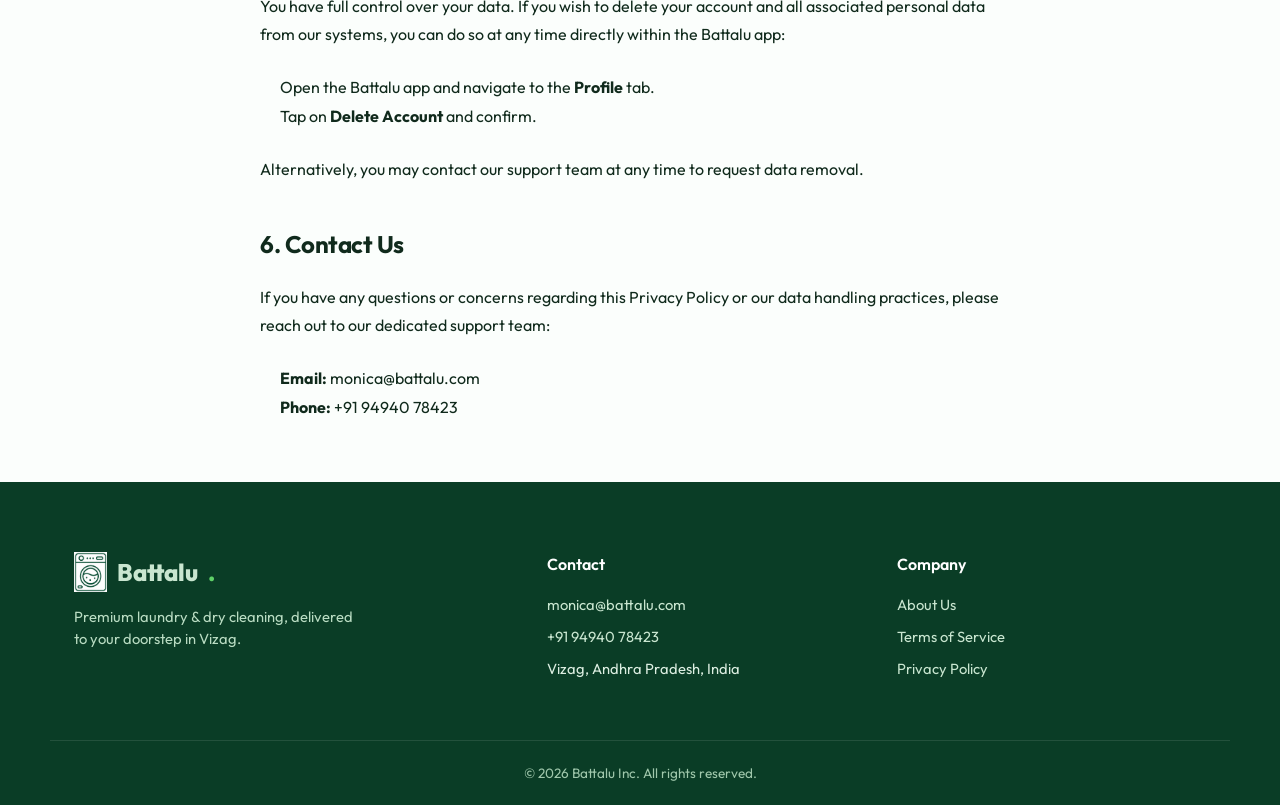
<file: privacy-policy.html>
<!DOCTYPE html>
<html lang="en">
<head>
<meta charset="UTF-8">
<meta name="viewport" content="width=device-width, initial-scale=1.0">
<title>Privacy Policy — Battalu</title>
<meta name="description" content="Privacy Policy for Battalu - Learn how we collect, use, and protect your data.">
<link rel="preconnect" href="https://fonts.googleapis.com">
<link rel="preconnect" href="https://fonts.gstatic.com" crossorigin>
<link href="https://fonts.googleapis.com/css2?family=Outfit:wght@400;500;600;700;800&display=swap" rel="stylesheet">
<link rel="stylesheet" href="style.css">
<style>
  .page-header {
    background-color: var(--primary-color);
    color: var(--white);
    padding: 120px 20px 60px;
    text-align: center;
  }
  .page-header h1 {
    font-size: 3rem;
    margin-bottom: 16px;
    color: var(--white);
  }
  .page-header p {
    color: var(--accent-color);
    font-size: 1.2rem;
  }
  .page-content {
    max-width: 800px;
    margin: 60px auto;
    padding: 0 20px;
    line-height: 1.8;
    color: var(--text-color);
  }
  .page-content h2 {
    margin-top: 40px;
    margin-bottom: 16px;
    color: var(--primary-color);
  }
  .page-content p, .page-content ul {
    margin-bottom: 24px;
  }
  .page-content ul {
    padding-left: 20px;
  }
</style>
  <link rel="icon" type="image/png" href="assets/favicon.png">
</head>
<body>

<!-- ===== HEADER ===== -->
<header class="site-header" id="header">
  <div class="container header-inner">
    <a href="/" class="logo" style="display: flex; align-items: center; gap: 10px;">
      <img src="assets/battalu_logo.png" alt="Battalu Logo" style="height: 40px; object-fit: contain;">
      Battalu<span class="dot">.</span>
    </a>

    <nav class="nav-links" id="navLinks">
      <a href="index.html#how-it-works">How It Works</a>
      <a href="index.html#services">Services</a> <a href="pricing">Pricing</a>
      <a href="index.html#service-area">Service Area</a>
      <a href="index.html#footer">Contact</a>
    </nav>

    <div class="header-actions">
      <a href="https://app.battalu.in" class="btn btn-primary">Book a Service</a>
    </div>

    <button class="menu-toggle" id="menuToggle" aria-label="Toggle menu">
      <span></span><span></span><span></span>
    </button>
  </div>
</header>

<main>
  <section class="page-header">
    <div class="container">
      <h1>Privacy Policy</h1>
      <p>Effective Date: June 30, 2026</p>
    </div>
  </section>

  <section class="page-content">
    <p>At <strong>Battalu</strong>, we are committed to protecting your privacy and ensuring the security of your personal data. This Privacy Policy outlines what information we collect, why we collect it, how it is used, and your rights regarding your personal information when you use our mobile application and website.</p>

    <h2>1. Information We Collect</h2>
    <p>To provide you with our premium laundry and dry-cleaning services, we collect the following types of information:</p>
    <ul>
      <li><strong>Personal Information:</strong> Name, Email Address, and Phone Number (used for account creation, communication, and order updates).</li>
      <li><strong>Location Data:</strong> Precise location and Physical Addresses (used to accurately schedule pickups and ensure on-time deliveries).</li>
      <li><strong>Usage Data:</strong> Basic app usage metrics to help us improve our services and app functionality.</li>
    </ul>

    <h2>2. How We Use Your Data</h2>
    <p>We only use your data to fulfill our core services. Specifically, your data is used to:</p>
    <ul>
      <li>Create and manage your Battalu account.</li>
      <li>Process your laundry orders, schedule pickups, and coordinate deliveries.</li>
      <li>Send order status updates via app notifications or SMS.</li>
      <li>Provide customer support and respond to your queries.</li>
    </ul>

    <h2>3. Data Security & Encryption</h2>
    <p>Your privacy is our priority. All personal information and location data collected by the Battalu app is <strong>encrypted in transit</strong> using industry-standard security protocols (via Firebase). This ensures that your data remains safe and secure between your device and our servers.</p>

    <h2>4. Data Sharing</h2>
    <p><strong>We do not sell, rent, or trade your personal data to third-party brokers or advertisers under any circumstances.</strong> Data is only shared with our trusted delivery partners strictly for the purpose of fulfilling your laundry order.</p>

    <h2>5. Your Rights & Data Deletion</h2>
    <p>You have full control over your data. If you wish to delete your account and all associated personal data from our systems, you can do so at any time directly within the Battalu app:</p>
    <ul>
      <li>Open the Battalu app and navigate to the <strong>Profile</strong> tab.</li>
      <li>Tap on <strong>Delete Account</strong> and confirm.</li>
    </ul>
    <p>Alternatively, you may contact our support team at any time to request data removal.</p>

    <h2>6. Contact Us</h2>
    <p>If you have any questions or concerns regarding this Privacy Policy or our data handling practices, please reach out to our dedicated support team:</p>
    <ul>
      <li><strong>Email:</strong> monica@battalu.com</li>
      <li><strong>Phone:</strong> +91 94940 78423</li>
    </ul>
  </section>
</main>

<!-- ===== FOOTER ===== -->
<footer class="site-footer" id="footer">
  <div class="container footer-inner">
    <div class="footer-col footer-brand">
      <a href="/" class="logo logo-light" style="display: flex; align-items: center; gap: 10px;"> <img src="assets/logo_bg.png" alt="Battalu Logo" style="height: 40px; object-fit: contain;">
        Battalu<span class="dot">.</span>
      </a>
      <p>Premium laundry & dry cleaning, delivered to your doorstep in Vizag.</p>
    </div>

    <div class="footer-col">
      <h4>Contact</h4>
      <p><a href="mailto:monica@battalu.com">monica@battalu.com</a></p>
      <p><a href="https://wa.me/919494078423" target="_blank" rel="noopener">+91 94940 78423</a></p>
      <p>Vizag, Andhra Pradesh, India</p>
    </div>

    <div class="footer-col">
      <h4>Company</h4>
      <p><a href="about.html">About Us</a></p>
      <p><a href="terms.html">Terms of Service</a></p>
      <p><a href="privacy-policy.html">Privacy Policy</a></p>
    </div>
  </div>

  <div class="footer-bottom">
    <div class="container">
      <p>&copy; 2026 Battalu Inc. All rights reserved.</p>
    </div>
  </div>
</footer>

<script src="script.js"></script>
</body>
</html>
</file>
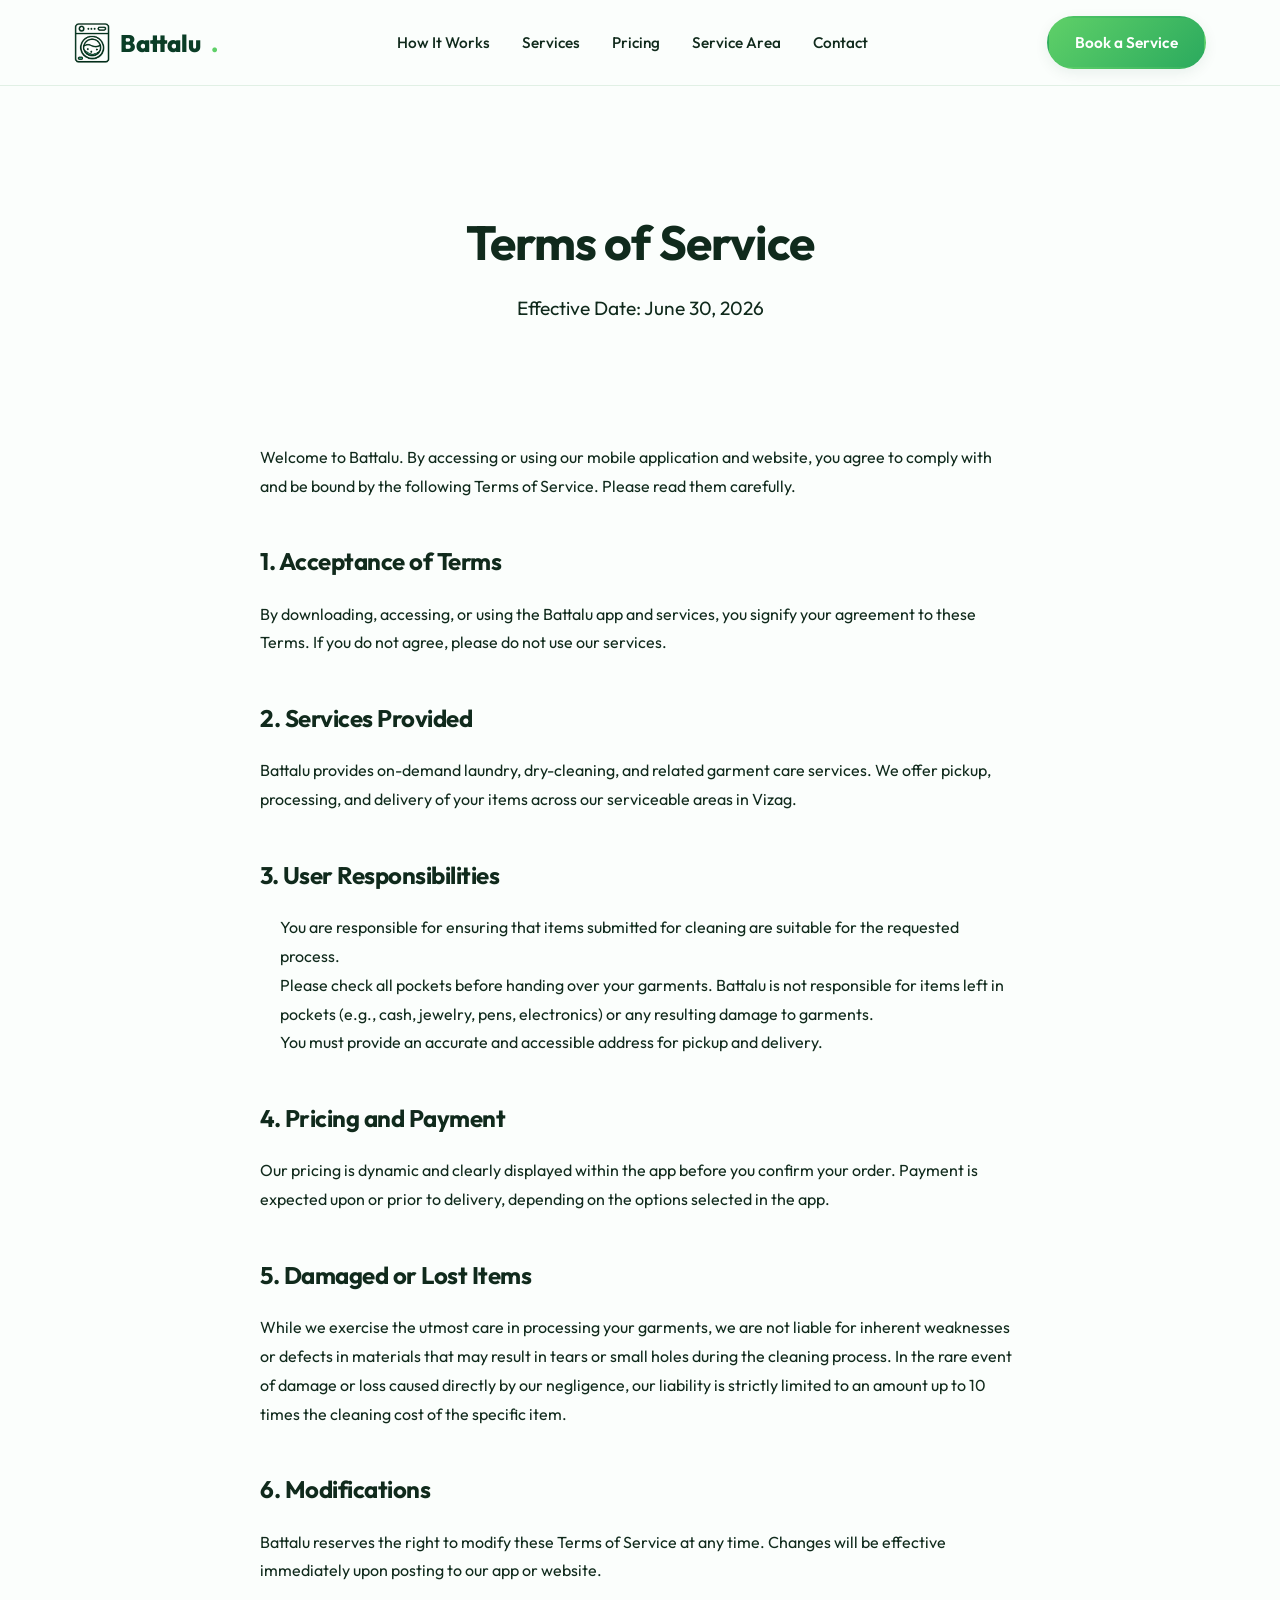
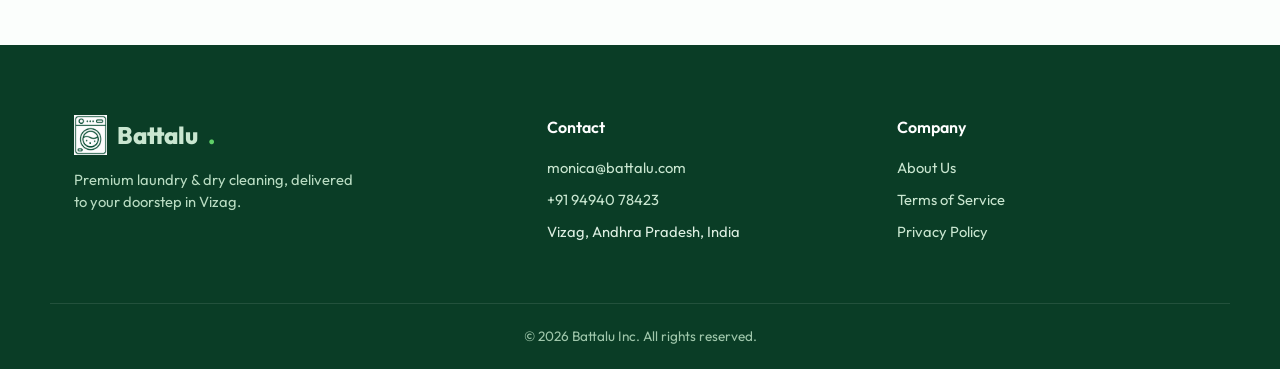
<file: terms.html>
<!DOCTYPE html>
<html lang="en">
<head>
<meta charset="UTF-8">
<meta name="viewport" content="width=device-width, initial-scale=1.0">
<title>Terms of Service — Battalu</title>
<meta name="description" content="Terms of Service for Battalu.">
<link rel="preconnect" href="https://fonts.googleapis.com">
<link rel="preconnect" href="https://fonts.gstatic.com" crossorigin>
<link href="https://fonts.googleapis.com/css2?family=Outfit:wght@400;500;600;700;800&display=swap" rel="stylesheet">
<link rel="stylesheet" href="style.css">
<style>
  .page-header {
    background-color: var(--primary-color);
    color: var(--white);
    padding: 120px 20px 60px;
    text-align: center;
  }
  .page-header h1 {
    font-size: 3rem;
    margin-bottom: 16px;
    color: var(--white);
  }
  .page-header p {
    color: var(--accent-color);
    font-size: 1.2rem;
  }
  .page-content {
    max-width: 800px;
    margin: 60px auto;
    padding: 0 20px;
    line-height: 1.8;
    color: var(--text-color);
  }
  .page-content h2 {
    margin-top: 40px;
    margin-bottom: 16px;
    color: var(--primary-color);
  }
  .page-content p, .page-content ul {
    margin-bottom: 24px;
  }
  .page-content ul {
    padding-left: 20px;
  }
</style>
  <link rel="icon" type="image/png" href="assets/favicon.png">
</head>
<body>

<!-- ===== HEADER ===== -->
<header class="site-header" id="header">
  <div class="container header-inner">
    <a href="/" class="logo" style="display: flex; align-items: center; gap: 10px;">
      <img src="assets/battalu_logo.png" alt="Battalu Logo" style="height: 40px; object-fit: contain;">
      Battalu<span class="dot">.</span>
    </a>

    <nav class="nav-links" id="navLinks">
      <a href="index.html#how-it-works">How It Works</a>
      <a href="index.html#services">Services</a> <a href="pricing">Pricing</a>
      <a href="index.html#service-area">Service Area</a>
      <a href="index.html#footer">Contact</a>
    </nav>

    <div class="header-actions">
      <a href="https://app.battalu.in" class="btn btn-primary">Book a Service</a>
    </div>

    <button class="menu-toggle" id="menuToggle" aria-label="Toggle menu">
      <span></span><span></span><span></span>
    </button>
  </div>
</header>

<main>
  <section class="page-header">
    <div class="container">
      <h1>Terms of Service</h1>
      <p>Effective Date: June 30, 2026</p>
    </div>
  </section>

  <section class="page-content">
    <p>Welcome to Battalu. By accessing or using our mobile application and website, you agree to comply with and be bound by the following Terms of Service. Please read them carefully.</p>
    
    <h2>1. Acceptance of Terms</h2>
    <p>By downloading, accessing, or using the Battalu app and services, you signify your agreement to these Terms. If you do not agree, please do not use our services.</p>
    
    <h2>2. Services Provided</h2>
    <p>Battalu provides on-demand laundry, dry-cleaning, and related garment care services. We offer pickup, processing, and delivery of your items across our serviceable areas in Vizag.</p>
    
    <h2>3. User Responsibilities</h2>
    <ul>
      <li>You are responsible for ensuring that items submitted for cleaning are suitable for the requested process.</li>
      <li>Please check all pockets before handing over your garments. Battalu is not responsible for items left in pockets (e.g., cash, jewelry, pens, electronics) or any resulting damage to garments.</li>
      <li>You must provide an accurate and accessible address for pickup and delivery.</li>
    </ul>

    <h2>4. Pricing and Payment</h2>
    <p>Our pricing is dynamic and clearly displayed within the app before you confirm your order. Payment is expected upon or prior to delivery, depending on the options selected in the app.</p>
    
    <h2>5. Damaged or Lost Items</h2>
    <p>While we exercise the utmost care in processing your garments, we are not liable for inherent weaknesses or defects in materials that may result in tears or small holes during the cleaning process. In the rare event of damage or loss caused directly by our negligence, our liability is strictly limited to an amount up to 10 times the cleaning cost of the specific item.</p>

    <h2>6. Modifications</h2>
    <p>Battalu reserves the right to modify these Terms of Service at any time. Changes will be effective immediately upon posting to our app or website.</p>
  </section>
</main>

<!-- ===== FOOTER ===== -->
<footer class="site-footer" id="footer">
  <div class="container footer-inner">
    <div class="footer-col footer-brand">
      <a href="/" class="logo logo-light" style="display: flex; align-items: center; gap: 10px;"> <img src="assets/logo_bg.png" alt="Battalu Logo" style="height: 40px; object-fit: contain;">
        Battalu<span class="dot">.</span>
      </a>
      <p>Premium laundry & dry cleaning, delivered to your doorstep in Vizag.</p>
    </div>

    <div class="footer-col">
      <h4>Contact</h4>
      <p><a href="mailto:monica@battalu.com">monica@battalu.com</a></p>
      <p><a href="https://wa.me/919494078423" target="_blank" rel="noopener">+91 94940 78423</a></p>
      <p>Vizag, Andhra Pradesh, India</p>
    </div>

    <div class="footer-col">
      <h4>Company</h4>
      <p><a href="about.html">About Us</a></p>
      <p><a href="terms.html">Terms of Service</a></p>
      <p><a href="privacy-policy.html">Privacy Policy</a></p>
    </div>
  </div>

  <div class="footer-bottom">
    <div class="container">
      <p>&copy; 2026 Battalu Inc. All rights reserved.</p>
    </div>
  </div>
</footer>

<script src="script.js"></script>
</body>
</html>
</file>
<file: style.css>
/* ============================
   BATTALU — Style Sheet
============================ */

:root {
  --green-900: #0A3D26;
  --green-800: #0F5132;
  --green-700: #15703F;
  --green-500: #2BAA5E;
  --mint: #5FD068;
  --lime: #9CE89B;
  --bg-soft: #F4FBF6;`n  --green-100: #E6F4EA;
  --bg-card: #FFFFFF;
  --off-white: #FBFEFC;
  --text-dark: #102A1C;
  --text-muted: #5C7768;
  --border-soft: #E1F0E5;

  --radius-sm: 10px;
  --radius-md: 18px;
  --radius-lg: 28px;

  --shadow-sm: 0 4px 14px rgba(15, 81, 50, 0.08);
  --shadow-md: 0 12px 30px rgba(15, 81, 50, 0.12);
  --shadow-lg: 0 24px 60px rgba(15, 81, 50, 0.18);

  --container-w: 1180px;
}

* { margin: 0; padding: 0; box-sizing: border-box; }

html { scroll-behavior: smooth; }

body {
  font-family: 'Outfit', 'Inter', sans-serif;
  color: var(--text-dark);
  background: var(--off-white);
  line-height: 1.5;
  -webkit-font-smoothing: antialiased;
  display: flex;
  flex-direction: column;
  min-height: 100vh;
}

img, svg { display: block; max-width: 100%; }

a { text-decoration: none; color: inherit; }

ul { list-style: none; }

.container {
  width: 100%;
  max-width: var(--container-w);
  margin: 0 auto;
  padding: 0 24px;
}

h1, h2, h3 {
  font-weight: 700;
  letter-spacing: -0.02em;
  color: var(--green-900);
}

.text-accent { color: var(--green-500); }

/* ============== BUTTONS ============== */
.btn {
  display: inline-flex;
  align-items: center;
  justify-content: center;
  padding: 13px 26px;
  border-radius: 999px;
  font-weight: 600;
  font-size: 0.96rem;
  cursor: pointer;
  border: 2px solid transparent;
  transition: transform 0.2s ease, box-shadow 0.2s ease, background 0.2s ease;
  white-space: nowrap;
}

.btn-primary {
  background: linear-gradient(135deg, var(--mint), var(--green-500));
  color: #fff;
  box-shadow: var(--shadow-sm);
}

.btn-primary:hover {
  transform: translateY(-2px);
  box-shadow: var(--shadow-md);
}

.btn-outline {
  background: transparent;
  border-color: var(--green-800);
  color: var(--green-800);
}

.btn-outline:hover {
  background: var(--green-800);
  color: #fff;
  transform: translateY(-2px);
}

.btn-lg {
  padding: 16px 32px;
  font-size: 1.02rem;
}

/* ============== HEADER ============== */
.site-header {
  position: sticky;
  top: 0;
  z-index: 100;
  background: rgba(251, 254, 252, 0.85);
  backdrop-filter: blur(14px);
  -webkit-backdrop-filter: blur(14px);
  border-bottom: 1px solid var(--border-soft);
}

.header-inner {
  display: flex;
  align-items: center;
  justify-content: space-between;
  padding-top: 16px;
  padding-bottom: 16px;
}

.logo {
  font-size: 1.5rem;
  font-weight: 800;
  color: var(--green-900);
}

.logo .dot { color: var(--mint); }

.logo-light { color: #fff; }
.logo-light .dot { color: var(--mint); }

.nav-links {
  display: flex;
  gap: 32px;
}

.nav-links a {
  font-weight: 500;
  color: var(--text-dark);
  font-size: 0.96rem;
  position: relative;
  transition: color 0.2s;
}

.nav-links a:hover { color: var(--green-700); }

.header-actions {
  display: flex;
  align-items: center;
  gap: 12px;
}

.menu-toggle {
  display: none;
  flex-direction: column;
  gap: 5px;
  background: none;
  border: none;
  cursor: pointer;
  padding: 4px;
}

.menu-toggle span {
  width: 24px;
  height: 2.5px;
  background: var(--green-900);
  border-radius: 2px;
  transition: all 0.25s ease;
}

/* ============== HERO ============== */
.hero {
  background: radial-gradient(circle at 80% 20%, #E5F8E9 0%, var(--bg-soft) 55%, var(--off-white) 100%);
  padding: 80px 0 60px;
  overflow: hidden;
}

.hero-inner {
  display: grid;
  grid-template-columns: 1.05fr 0.95fr;
  align-items: center;
  gap: 40px;
}

.badge {
  display: inline-block;
  background: #fff;
  border: 1px solid var(--border-soft);
  padding: 8px 16px;
  border-radius: 999px;
  font-size: 0.85rem;
  font-weight: 600;
  color: var(--green-700);
  box-shadow: var(--shadow-sm);
  margin-bottom: 22px;
}

.hero-content h1 {
  font-size: 3.1rem;
  line-height: 1.12;
  margin-bottom: 22px;
}

.hero-sub {
  font-size: 1.1rem;
  color: var(--text-muted);
  max-width: 520px;
  margin-bottom: 32px;
}

.hero-cta {
  display: flex;
  gap: 16px;
  flex-wrap: wrap;
  margin-bottom: 48px;
}

.hero-stats {
  display: flex;
  gap: 40px;
}

.stat { display: flex; flex-direction: column; }

.stat strong {
  font-size: 1.6rem;
  color: var(--green-900);
  font-weight: 800;
}

.stat span {
  font-size: 0.88rem;
  color: var(--text-muted);
}

.hero-visual {
  position: relative;
  display: flex;
  align-items: center;
  justify-content: center;
}

/* HERO TRUST */

.hero-trust-grid{
    display:grid;
    grid-template-columns:repeat(4,1fr);
    gap:16px;
    margin-top:10px;
}

.trust-card{
    background:#fff;
    border:1px solid var(--border-soft);
    border-radius:18px;
    padding:18px 12px;
    text-align:center;
    box-shadow:var(--shadow-sm);
    transition:.25s;
}

.trust-card:hover{
    transform:translateY(-4px);
    box-shadow:var(--shadow-md);
}

.trust-icon{
    font-size:22px;
    display:block;
    margin-bottom:8px;
}

.trust-card strong{
    display:block;
    font-size:1.35rem;
    color:var(--green-900);
    font-weight:800;
}

.trust-card span:last-child{
    display:block;
    font-size:.85rem;
    color:var(--text-muted);
    margin-top:6px;
}

.blob {
  position: absolute;
  width: 440px;
  height: 440px;
  background: radial-gradient(circle, var(--lime) 0%, transparent 70%);
  opacity: 0.5;
  filter: blur(10px);
  border-radius: 50%;
  z-index: 0;
}

.machine-illustration {
  position: relative;
  z-index: 1;
  width: 100%;
  max-width: 380px;
  filter: drop-shadow(var(--shadow-lg));
  animation: float 5s ease-in-out infinite;
}

@keyframes float {
  0%, 100% { transform: translateY(0); }
  50% { transform: translateY(-14px); }
}

.bubble {
  animation: bubble-float 3s ease-in-out infinite;
  transform-origin: center;
}

.bubble:nth-child(odd) { animation-delay: 0.6s; }

@keyframes bubble-float {
  0%, 100% { transform: translateY(0) scale(1); opacity: 0.9; }
  50% { transform: translateY(-8px) scale(1.15); opacity: 1; }
}

/* ============== SECTION HEAD ============== */
.section-head {
  text-align: center;
  max-width: 600px;
  margin: 0 auto 56px;
}

.eyebrow {
  display: inline-block;
  font-size: 0.82rem;
  font-weight: 700;
  letter-spacing: 0.08em;
  text-transform: uppercase;
  color: var(--green-500);
  margin-bottom: 12px;
}

.eyebrow-light { color: var(--lime); }

.section-head h2 {
  font-size: 2.3rem;
  margin-bottom: 14px;
}

.section-head p {
  color: var(--text-muted);
  font-size: 1.05rem;
}

/* ============== HOW IT WORKS ============== */
.how-it-works {
  padding: 100px 0;
  background: var(--off-white);
}

.steps-grid {
  display: grid;
  grid-template-columns: repeat(4, 1fr);
  gap: 24px;
}

.step-card {
  background: var(--bg-card);
  border: 1px solid var(--border-soft);
  border-radius: var(--radius-md);
  padding: 32px 24px;
  position: relative;
  transition: transform 0.25s ease, box-shadow 0.25s ease;
}

.step-card:hover {
  transform: translateY(-6px);
  box-shadow: var(--shadow-md);
  border-color: transparent;
}

.step-num {
  font-size: 0.85rem;
  font-weight: 800;
  color: var(--lime);
  -webkit-text-stroke: 1px var(--green-500);
  margin-bottom: 18px;
}

.step-icon {
  font-size: 2.1rem;
  margin-bottom: 16px;
}

.step-card h3 {
  font-size: 1.12rem;
  margin-bottom: 8px;
}

.step-card p {
  font-size: 0.92rem;
  color: var(--text-muted);
}

/* ============== SERVICES ============== */
.services {
  padding: 100px 0;
  background: var(--bg-soft);
}

.services-grid {
  display: grid;
  grid-template-columns: repeat(4, 1fr);
  gap: 24px;
  margin-bottom: 56px;
}

.service-card {
  border-radius: 24px;
  padding: 40px 32px;
  text-align: left;
  border: 1px solid var(--border-soft);
  box-shadow: 0 8px 24px rgba(0, 0, 0, 0.08);
  transition: all 0.3s cubic-bezier(0.25, 0.8, 0.25, 1);
  display: flex;
  flex-direction: column;
  justify-content: flex-end;
  position: relative;
  overflow: hidden;
  min-height: 380px;
  background-size: cover;
  background-position: center;
  background-repeat: no-repeat;
}

.service-card::after {
  content: '';
  position: absolute;
  top: 0; left: 0; right: 0; bottom: 0;
  background: inherit;
  filter: brightness(0.8) contrast(1.1);
  z-index: -1;
  transition: transform 0.5s ease;
}

.service-card:hover {
  transform: translateY(-8px);
  box-shadow: 0 24px 48px rgba(10, 61, 38, 0.25);
  border-color: rgba(43, 170, 94, 0.5);
}

.service-card:hover::after {
  transform: scale(1.05);
}

.service-card h3 {
  font-size: 1.4rem;
  margin-bottom: 12px;
  font-weight: 800;
  color: #ffffff;
  position: relative;
  z-index: 2;
}

.service-card p {
  font-size: 0.95rem;
  color: rgba(255, 255, 255, 0.85);
  line-height: 1.6;
  margin-bottom: 24px;
  position: relative;
  z-index: 2;
}

.card-link {
  font-size: 0.95rem;
  font-weight: 700;
  color: var(--lime);
  display: inline-flex;
  align-items: center;
  gap: 6px;
  transition: gap 0.2s, color 0.2s;
  margin-top: auto;
  position: relative;
  z-index: 2;
}

.service-card:hover .card-link {
  gap: 12px;
  color: #ffffff;
}.services-footer {
  display: flex;
  flex-wrap: wrap;
  justify-content: center;
  gap: 14px;
}

.feature-pill {
  background: #fff;
  border: 1px solid var(--border-soft);
  padding: 10px 20px;
  border-radius: 999px;
  font-size: 0.88rem;
  font-weight: 600;
  color: var(--green-800);
  box-shadow: var(--shadow-sm);
}

/* ============== SERVICE AREA ============== */
.service-area {
  padding: 100px 0;
  background: linear-gradient(135deg, var(--green-900), var(--green-800) 60%, var(--green-700));
  color: #fff;
  position: relative;
  overflow: hidden;
}

.service-area::before {
  content: "";
  position: absolute;
  width: 500px;
  height: 500px;
  background: radial-gradient(circle, var(--mint) 0%, transparent 70%);
  opacity: 0.18;
  top: -150px;
  right: -100px;
  border-radius: 50%;
}

.area-inner { position: relative; z-index: 1; }

.area-content {
  max-width: 600px;
  margin: 0 auto;
  text-align: center;
}

.service-area h2 {
  color: #fff;
  font-size: 2.1rem;
  margin: 10px 0 16px;
}

.service-area p {
  color: #D7EFDD;
  margin-bottom: 36px;
  font-size: 1.02rem;
}

.pincode-form {
  display: flex;
  gap: 12px;
  background: rgba(255,255,255,0.08);
  border: 1px solid rgba(255,255,255,0.18);
  padding: 8px;
  border-radius: 999px;
  backdrop-filter: blur(8px);
}

.pincode-form input {
  flex: 1;
  border: none;
  background: transparent;
  padding: 12px 18px;
  font-family: inherit;
  font-size: 1rem;
  color: #fff;
  outline: none;
}

.pincode-form input::placeholder { color: #B9DCC2; }

.pincode-form .btn { flex-shrink: 0; }

.pincode-result {
  margin-top: 20px;
  font-weight: 600;
  font-size: 0.96rem;
  min-height: 24px;
}

.pincode-result.success { color: var(--lime); }
.pincode-result.fail { color: #FFD2A8; }

/* ============== DOWNLOAD CTA ============== */
.download-cta {
  padding: 90px 0;
  background: var(--off-white);
  text-align: center;
}

.download-inner h2 {
  font-size: 2.1rem;
  margin-bottom: 14px;
}

.download-inner p {
  color: var(--text-muted);
  margin-bottom: 34px;
  font-size: 1.05rem;
}

.store-buttons {
  display: flex;
  justify-content: center;
  gap: 16px;
  flex-wrap: wrap;
}

.store-btn {
  background: var(--green-900);
  color: #fff;
  padding: 14px 28px;
  border-radius: var(--radius-sm);
  font-weight: 600;
  box-shadow: var(--shadow-sm);
  transition: transform 0.2s ease, background 0.2s ease;
}

.store-btn:hover {
  background: var(--green-700);
  transform: translateY(-3px);
}

/* ============== FOOTER ============== */
.site-footer {
  background: var(--green-900);
  color: #DCEEE1;
  padding-top: 70px;
  margin-top: auto;
}

.footer-inner {
  display: grid;
  grid-template-columns: 1.4fr 1fr 1fr;
  gap: 40px;
  padding-bottom: 50px;
  border-bottom: 1px solid rgba(255,255,255,0.1);
}

.footer-brand p {
  margin-top: 14px;
  font-size: 0.92rem;
  color: #B9DCC2;
  max-width: 280px;
}

.footer-col h4 {
  color: #fff;
  font-size: 1rem;
  margin-bottom: 18px;
  font-weight: 600;
}

.footer-col p { margin-bottom: 10px; font-size: 0.92rem; }

.footer-col a { color: #C9E6D0; transition: color 0.2s; }
.footer-col a:hover { color: var(--lime); }

.footer-bottom {
  padding: 22px 0;
  text-align: center;
  font-size: 0.85rem;
  color: #9FC7AB;
}

/* ============== RESPONSIVE ============== */
@media (max-width: 980px) {
  .hero-inner { grid-template-columns: 1fr; text-align: center; }
  .hero-content h1 { font-size: 2.5rem; }
  .hero-sub { margin-left: auto; margin-right: auto; }
  .hero-cta { justify-content: center; }
  .hero-trust-grid{ grid-template-columns:repeat(2,1fr); }
  .hero-stats { justify-content: center; }
  .hero-visual { order: -1; margin-bottom: 20px; }
  .machine-illustration { max-width: 280px; }

  .steps-grid { grid-template-columns: repeat(2, 1fr); }
  .services-grid { grid-template-columns: repeat(2, 1fr); }

  .footer-inner { grid-template-columns: 1fr 1fr; }
  .footer-brand { grid-column: 1 / -1; }
}

@media (max-width: 768px) {
  .nav-links { display: none; }
  .header-actions .btn-outline { display: none; }
  .header-actions .btn-primary { 
    padding: 8px 16px; 
    font-size: 0.85rem; 
  }
  .menu-toggle { display: flex; }

  .nav-links.open {
    display: flex;
    flex-direction: column;
    position: absolute;
    top: 100%;
    left: 0;
    right: 0;
    background: #fff;
    padding: 20px 24px;
    gap: 18px;
    box-shadow: var(--shadow-md);
    border-bottom: 1px solid var(--border-soft);
  }

  .hero { padding: 50px 0 40px; }
  .hero-content h1 { font-size: 2.1rem; }
  .section-head h2 { font-size: 1.8rem; }

  .pincode-form { flex-direction: column; border-radius: var(--radius-md); }
  .pincode-form .btn { width: 100%; }
}

@media (max-width: 560px) {
  .steps-grid { grid-template-columns: 1fr; }
  .services-grid { grid-template-columns: 1fr; }
  .hero-stats { gap: 24px; flex-wrap: wrap; }
  .footer-inner { grid-template-columns: 1fr; }
  .hero-trust-grid{
    grid-template-columns:repeat(2,1fr);
    gap:12px;
}

.trust-card{
    padding:14px 10px;
}
}
/* ============== PRICING ============== */
.pricing {
  padding: 100px 0;
  background: var(--bg-card);
}
.pricing-inner {
  max-width: 900px;
  margin: 0 auto;
}
.pricing-table {
  width: 100%;
  border-collapse: collapse;
  margin-top: 40px;
  background: #fff;
  border-radius: var(--radius-md);
  overflow: hidden;
  box-shadow: var(--shadow-sm);
}
.pricing-table th, .pricing-table td {
  padding: 16px 20px;
  text-align: left;
  border-bottom: 1px solid var(--border-soft);
}
.pricing-table th {
  background: var(--green-900);
  color: #fff;
  font-weight: 600;
}
.pricing-table tr:last-child td {
  border-bottom: none;
}
.pricing-table td {
  color: var(--text-dark);
  font-weight: 500;
}



/* ============== INTERACTIVE TABS (SERVICES) ============== */
.services-tabs-container {
  display: flex;
  gap: 32px;
  max-width: 1000px;
  margin: 0 auto 40px;
  min-height: 480px;
  background: var(--bg-card);
  border-radius: var(--radius-lg);
  box-shadow: var(--shadow-sm);
  border: 1px solid var(--border-soft);
  overflow: hidden;
}

.services-sidebar {
  flex: 0 0 300px;
  display: flex;
  flex-direction: column;
  border-right: 1px solid var(--border-soft);
  background: var(--off-white);
  padding: 16px 0;
}

.service-tab {
  background: transparent;
  border: none;
  text-align: left;
  padding: 20px 24px;
  font-size: 1.1rem;
  font-weight: 600;
  color: var(--text-dark);
  cursor: pointer;
  transition: all 0.2s ease;
  position: relative;
  font-family: inherit;
}

.service-tab:hover {
  background: rgba(43, 170, 94, 0.05);
}

.service-tab.active {
  background: #fff;
  color: var(--green-900);
}

.service-tab.active::before {
  content: '';
  position: absolute;
  left: 0; top: 0; bottom: 0;
  width: 4px;
  background: var(--green-500);
}

.services-content-area {
  flex: 1;
  position: relative;
  background: #000; /* Fallback */
}

.service-panel {
  position: absolute;
  top: 0; left: 0; right: 0; bottom: 0;
  padding: 40px;
  opacity: 0;
  visibility: hidden;
  transition: opacity 0.4s ease, visibility 0.4s ease;
  background-size: cover;
  background-position: center;
  background-repeat: no-repeat;
  display: flex;
  flex-direction: column;
  justify-content: flex-end;
}

.service-panel.active {
  opacity: 1;
  visibility: visible;
}

.panel-inner {
  position: relative;
  z-index: 2;
  transform: translateY(20px);
  opacity: 0;
  transition: all 0.4s ease 0.1s;
}

.service-panel.active .panel-inner {
  transform: translateY(0);
  opacity: 1;
}

.service-panel h3 {
  font-size: 2.2rem;
  color: #fff;
  margin-bottom: 12px;
}

.service-panel p {
  font-size: 1.1rem;
  color: rgba(255, 255, 255, 0.9);
  max-width: 500px;
  margin-bottom: 24px;
  line-height: 1.5;
}

@media (max-width: 768px) {
  .services-tabs-container {
    flex-direction: column;
    min-height: auto;
  }
  .services-sidebar {
    flex: none;
    flex-direction: row;
    overflow-x: auto;
    border-right: none;
    border-bottom: 1px solid var(--border-soft);
    padding: 0;
    scroll-snap-type: x mandatory;
    -webkit-overflow-scrolling: touch;
    scrollbar-width: none; /* Firefox */
  }
  .services-sidebar::-webkit-scrollbar {
    display: none; /* Safari and Chrome */
  }
  .service-tab {
    white-space: nowrap;
    padding: 16px 20px;
    scroll-snap-align: start;
  }
  .service-tab.active::before {
    left: 0; right: 0; top: auto; bottom: 0;
    width: 100%; height: 3px;
  }
  .services-content-area {
    min-height: 420px;
  }
  .service-panel {
    padding: 24px 20px;
  }
  .service-panel h3 {
    font-size: 1.6rem;
  }
  .service-panel p {
    font-size: 1rem;
  }
}

/* ============== DETAILED PRICING ============== */
.pricing-section {
  padding: 80px 20px;
  background: var(--bg-soft);
}
.pricing-controls {
  max-width: 1100px;
  margin: 0 auto 40px;
  background: var(--bg-card);
  border-radius: var(--radius-md);
  padding: 30px;
  box-shadow: var(--shadow-md);
  border: 1px solid var(--border-soft);
  position: relative;
  z-index: 10;
}
.pricing-tabs {
  display: flex;
  justify-content: center;
  gap: 12px;
  flex-wrap: wrap;
}
.pricing-tab-btn {
  background: var(--bg-soft);
  border: 1px solid var(--border-soft);
  color: var(--text-muted);
  padding: 10px 24px;
  border-radius: 999px;
  font-weight: 600;
  cursor: pointer;
  font-size: 0.95rem;
  transition: all 0.2s ease;
}
.pricing-tab-btn:hover {
  color: var(--green-800);
  border-color: var(--green-500);
  background: #fff;
}
.pricing-tab-btn.active {
  background: linear-gradient(135deg, var(--mint), var(--green-500));
  color: #fff;
  border-color: transparent;
  box-shadow: var(--shadow-sm);
}
.delivery-notice-banner {
  display: flex;
  align-items: center;
  gap: 20px;
  max-width: 1100px;
  margin: 0 auto 30px;
  background: linear-gradient(135deg, var(--green-100), var(--bg-soft));
  border: 1px solid var(--border-soft);
  border-radius: var(--radius-md);
  padding: 20px 30px;
  box-shadow: var(--shadow-sm);
}
.banner-icon {
  font-size: 2.5rem;
  background: #fff;
  width: 60px;
  height: 60px;
  border-radius: 50%;
  display: flex;
  align-items: center;
  justify-content: center;
  box-shadow: var(--shadow-sm);
}
.banner-text h3 {
  font-size: 1.25rem;
  color: var(--green-900);
  margin-bottom: 4px;
  font-weight: 700;
}
.banner-text p {
  font-size: 0.95rem;
  color: var(--text-muted);
}
@media (max-width: 600px) {
  .delivery-notice-banner {
    flex-direction: column;
    text-align: center;
    padding: 20px;
  }
}
.detailed-pricing-grid {
  display: grid;
  grid-template-columns: 1fr 1fr;
  gap: 30px;
  max-width: 1100px;
  margin: 0 auto;
}
@media (max-width: 900px) {
  .detailed-pricing-grid {
    grid-template-columns: 1fr;
  }
}
.pricing-category-column {
  display: flex;
  flex-direction: column;
  gap: 30px;
}
.pricing-card-detailed {
  background: var(--bg-card);
  border-radius: var(--radius-md);
  padding: 30px 24px;
  box-shadow: var(--shadow-sm);
  border: 1px solid var(--border-soft);
  transition: transform 0.3s ease, box-shadow 0.3s ease;
}
.pricing-card-detailed:hover {
  transform: translateY(-2px);
  box-shadow: var(--shadow-md);
}
.category-header {
  margin-bottom: 20px;
  padding-bottom: 12px;
  border-bottom: 3px solid var(--green-500);
}
.category-header h2 {
  font-size: 1.6rem;
  color: var(--green-900);
  display: flex;
  align-items: center;
  gap: 10px;
}
.pricing-items-list {
  display: flex;
  flex-direction: column;
  gap: 4px;
}
.pricing-item-row {
  display: flex;
  justify-content: space-between;
  align-items: center;
  padding: 12px 10px;
  border-radius: var(--radius-sm);
  transition: background-color 0.2s ease;
}
.pricing-item-row:hover {
  background-color: var(--bg-soft);
}
.pricing-item-row:nth-child(even) {
  background-color: rgba(244, 251, 246, 0.4);
}
.pricing-item-row:nth-child(even):hover {
  background-color: var(--bg-soft);
}
.pricing-item-name {
  font-weight: 500;
  color: var(--text-dark);
  font-size: 0.98rem;
}
.pricing-item-price {
  font-weight: 700;
  color: var(--green-900);
  font-size: 1.05rem;
}
.no-results-card {
  text-align: center;
  padding: 40px;
  background: var(--bg-card);
  border-radius: var(--radius-md);
  box-shadow: var(--shadow-sm);
  border: 1px dashed var(--border-soft);
  grid-column: 1 / -1;
  max-width: 1100px;
  margin: 0 auto;
  width: 100%;
}
.no-results-card p {
  font-size: 1.1rem;
  color: var(--text-muted);
}

/* ============== GOOGLE REVIEWS ============== */
.reviews-section {
  padding: 80px 20px;
  background: var(--bg-soft);
}
.reviews-badge-container {
  display: flex;
  justify-content: center;
  align-items: center;
  gap: 12px;
  margin-bottom: 40px;
}
.reviews-badge {
  background: var(--bg-soft);
  border: 1px solid var(--border-soft);
  padding: 10px 20px;
  border-radius: 999px;
  display: inline-flex;
  align-items: center;
  gap: 8px;
  font-weight: 600;
  color: var(--green-900);
}
.reviews-grid {
  display: grid;
  grid-template-columns: repeat(auto-fit, minmax(320px, 1fr));
  gap: 24px;
  max-width: 1100px;
  margin: 0 auto;
}
.review-card {
  background: var(--bg-soft);
  border: 1px solid var(--border-soft);
  border-radius: var(--radius-md);
  padding: 30px;
  box-shadow: var(--shadow-sm);
  transition: transform 0.2s ease;
}
.review-card:hover {
  transform: translateY(-4px);
  box-shadow: var(--shadow-md);
}
.review-header {
  display: flex;
  align-items: center;
  gap: 16px;
  margin-bottom: 20px;
}
.reviewer-info {
  display: flex;
  align-items: center;
  gap: 14px;
}
.reviewer-avatar-container {
  position: relative;
  width: 48px;
  height: 48px;
  border-radius: 50%;
  overflow: hidden;
  background: var(--bg-soft);
  border: 1px solid var(--border-soft);
  flex-shrink: 0;
  transform: translateZ(0); /* Forces GPU clipping to sharpen borders */
}
.reviewer-avatar {
  width: 100%;
  height: 100%;
  object-fit: cover;
  pointer-events: none;
  user-select: none;
  -webkit-user-drag: none;
  image-rendering: smooth; /* High quality scaling for photographic avatars */
  image-rendering: high-quality;
  transform: translateZ(0); /* Forces hardware acceleration */
}
.avatar-overlay {
  position: absolute;
  top: 0;
  left: 0;
  width: 100%;
  height: 100%;
  background: transparent;
  z-index: 5;
  user-select: none;
  pointer-events: auto;
}
.reviewer-meta {
  display: flex;
  flex-direction: column;
  gap: 4px;
}
.reviewer-name {
  font-weight: 700;
  color: var(--text-dark);
  font-size: 1.05rem;
}
.review-stars {
  color: #FFC107;
  letter-spacing: 2px;
  font-size: 1.15rem;
}
.review-stars .star-empty {
  color: #D1D5DB;
}
.review-text {
  color: var(--text-muted);
  font-size: 0.95rem;
  line-height: 1.6;
  font-style: italic;
}

/* ============== FAQ ACCORDION ============== */
.faq-section {
  padding: 80px 20px;
  background: #fff;
  border-top: 1px solid var(--border-soft);
}
.faq-container {
  max-width: 800px;
  margin: 0 auto;
  display: flex;
  flex-direction: column;
  gap: 16px;
}
.faq-item {
  background: var(--bg-card);
  border: 1px solid var(--border-soft);
  border-radius: var(--radius-md);
  overflow: hidden;
  box-shadow: var(--shadow-sm);
  transition: all 0.3s ease;
}
.faq-question {
  width: 100%;
  background: none;
  border: none;
  text-align: left;
  padding: 20px 24px;
  font-size: 1.1rem;
  font-weight: 700;
  color: var(--green-900);
  cursor: pointer;
  display: flex;
  justify-content: space-between;
  align-items: center;
  outline: none;
}
.faq-question::after {
  content: "+";
  font-size: 1.5rem;
  color: var(--green-500);
  transition: transform 0.3s ease;
}
.faq-item.active .faq-question::after {
  content: "−";
  transform: rotate(180deg);
}
.faq-answer {
  max-height: 0;
  overflow: hidden;
  transition: max-height 0.3s ease-out, padding 0.3s ease;
  padding: 0 24px;
  color: var(--text-muted);
  font-size: 0.96rem;
  line-height: 1.6;
}
.faq-item.active .faq-answer {
  max-height: 200px;
  padding-bottom: 20px;
  border-top: 1px solid var(--border-soft);
  padding-top: 16px;
}

/* ============== FLOATING WHATSAPP BUTTON ============== */
.whatsapp-float {
  position: fixed;
  bottom: 30px;
  right: 30px;
  background: #25D366;
  color: white;
  width: 60px;
  height: 60px;
  border-radius: 50%;
  display: flex;
  align-items: center;
  justify-content: center;
  font-size: 30px;
  box-shadow: 0 6px 20px rgba(37, 211, 102, 0.4);
  z-index: 999;
  transition: transform 0.2s ease, box-shadow 0.2s ease;
}
.whatsapp-float:hover {
  transform: scale(1.1);
  box-shadow: 0 8px 24px rgba(37, 211, 102, 0.6);
  color: white;
}
@media (max-width: 768px) {
  .whatsapp-float {
    bottom: 20px;
    right: 20px;
    width: 50px;
    height: 50px;
    font-size: 24px;
  }
}

/* ============== BOOKING SECTION ============== */
.booking-section {
  padding: 80px 20px;
  background: #fff;
  border-top: 1px solid var(--border-soft);
}
.booking-grid {
  display: grid;
  grid-template-columns: 1fr 1fr;
  gap: 30px;
  max-width: 1100px;
  margin: 0 auto;
}
@media (max-width: 768px) {
  .booking-grid {
    grid-template-columns: 1fr;
  }
}
.info-card {
  background: var(--bg-soft);
  border: 1px solid var(--border-soft);
  border-radius: var(--radius-md);
  padding: 30px;
  box-shadow: var(--shadow-sm);
  transition: transform 0.2s ease;
}
.info-card:hover {
  transform: translateY(-2px);
  box-shadow: var(--shadow-md);
}
.info-card h3 {
  font-size: 1.3rem;
  margin-bottom: 16px;
  color: var(--green-900);
}
.service-subtitle {
  color: var(--text-muted);
  font-weight: 600;
  margin-bottom: 12px;
}
.area-chips {
  display: flex;
  flex-wrap: wrap;
  gap: 10px;
  margin-top: 15px;
}
.area-chip {
  background: #fff;
  border: 1px solid var(--border-soft);
  border-radius: 999px;
  padding: 8px 16px;
  font-size: 0.95rem;
  font-weight: 600;
  color: var(--text-dark);
  display: inline-flex;
  align-items: center;
  gap: 8px;
  box-shadow: var(--shadow-sm);
  transition: all 0.2s ease;
}
.area-chip:hover {
  transform: translateY(-2px);
  border-color: var(--green-500);
  box-shadow: var(--shadow-md);
}
.nearby-text {
  display: block;
  margin-top: 15px;
  font-size: 0.9rem;
  color: var(--text-muted);
  font-weight: 500;
  font-style: italic;
}
.contact-links {
  display: flex;
  flex-direction: column;
  gap: 12px;
}
.contact-btn {
  display: flex;
  align-items: center;
  gap: 12px;
  padding: 14px 20px;
  border-radius: var(--radius-sm);
  font-weight: 600;
  color: #fff;
  transition: transform 0.2s ease, box-shadow 0.2s ease;
}
.contact-btn.whatsapp {
  background: #25D366;
}
.contact-btn.web-app {
  background: var(--green-900);
}
.contact-btn:hover {
  transform: translateY(-2px);
  box-shadow: var(--shadow-sm);
}
</file>
